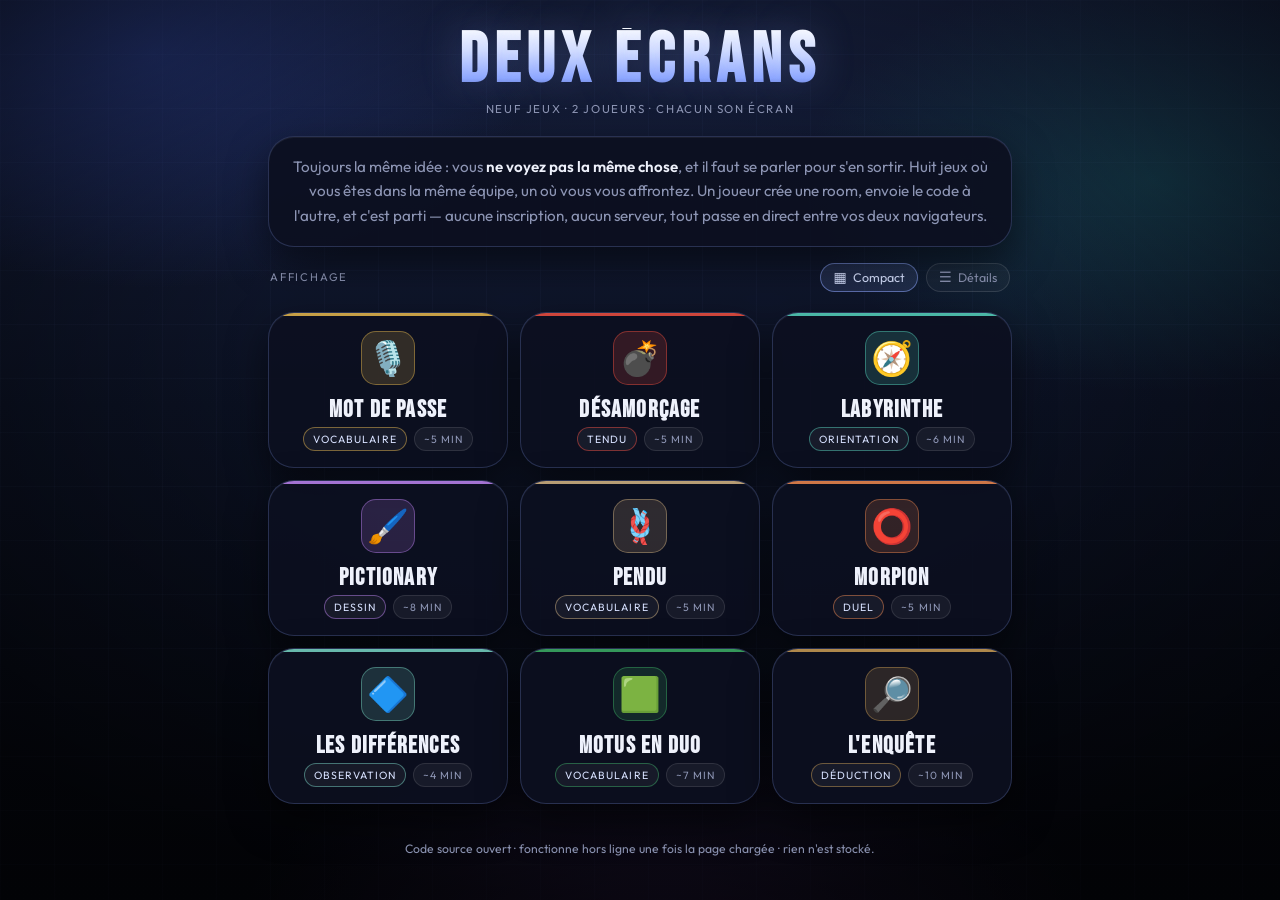
<file: index.html>
<!doctype html>
<html lang="fr">
<head>
<meta charset="utf-8">
<meta name="viewport" content="width=device-width, initial-scale=1, viewport-fit=cover">
<meta name="description" content="Neuf petits jeux à deux joueurs, où vous ne voyez pas la même chose : mot de passe, désamorçage, labyrinthe, pictionary, pendu, morpion, les différences, motus, l'enquête. Aucun serveur, aucune inscription.">
<meta name="theme-color" content="#0a0e1c">
<title>Deux Écrans — neuf jeux à 2</title>
<link rel="preconnect" href="https://fonts.googleapis.com">
<link rel="preconnect" href="https://fonts.gstatic.com" crossorigin>
<link href="https://fonts.googleapis.com/css2?family=Bebas+Neue&family=Outfit:wght@300;400;500;600;700&display=swap" rel="stylesheet">
<link rel="stylesheet" href="common/style.css">
<link rel="icon" href="data:image/svg+xml,%3Csvg xmlns='http://www.w3.org/2000/svg' viewBox='0 0 64 64'%3E%3Crect width='64' height='64' rx='14' fill='%230a0e1c'/%3E%3Crect x='8' y='18' width='24' height='30' rx='4' fill='%237c9cff'/%3E%3Crect x='34' y='24' width='24' height='30' rx='4' fill='%235be0c8'/%3E%3C/svg%3E">
<style>
  /* ---------------------------------------------------------------------
     Le hub a son propre décor. Comme partout sur le site, il est peint une
     seule fois : que des dégradés, aucun filtre ni animation de fond.
     --------------------------------------------------------------------- */
  body.theme-hub {
    --bg-0: #05070f;
    --bg-1: #0b1122;
    --bg-2: #161f3d;
    --gold: #8fa8ff;
    --gold-soft: #d7e1ff;
    --gold-deep: #4257a8;
    --teal: #5be0c8;
    --ink: #eef1fb;
    --ink-dim: #8d95b4;
    --panel: rgba(12, 16, 32, 0.92);
    --panel-line: rgba(143, 168, 255, 0.22);

    --decor-art:
      radial-gradient(48% 42% at 12% 6%, rgba(61, 91, 216, 0.34), transparent 62%),
      radial-gradient(44% 38% at 90% 20%, rgba(30, 143, 138, 0.26), transparent 62%),
      radial-gradient(52% 40% at 52% 104%, rgba(111, 63, 168, 0.24), transparent 64%),
      linear-gradient(180deg, #161f3d 0%, #0b1122 45%, #05070f 100%);
    --grid-line: rgba(143, 168, 255, 0.055);
    --grid-step: 54px;
  }

  .theme-hub .logo h1 {
    background: linear-gradient(180deg, #ffffff 0%, var(--gold-soft) 35%, var(--gold) 75%, var(--gold-deep) 100%);
    -webkit-background-clip: text; background-clip: text; color: transparent;
    text-shadow: 0 0 40px rgba(143, 168, 255, 0.28);
  }

  .intro { padding: 18px 22px; }
  .intro p { margin: 0; text-align: center; color: var(--ink-dim); font-size: 0.95rem; line-height: 1.6; }
  .intro b { color: var(--ink); font-weight: 600; }

  /* --- le sélecteur d'affichage ------------------------------------- */
  .view-switch {
    display: flex;
    align-items: center;
    justify-content: flex-end;
    gap: 8px;
    margin: -4px 2px 0;
  }
  .view-switch .vs-lab {
    margin-right: auto;
    font-size: 0.7rem; letter-spacing: 0.16em; text-transform: uppercase;
    color: var(--ink-dim);
  }
  .view-switch button {
    display: inline-flex; align-items: center; gap: 6px;
    padding: 6px 12px;
    border-radius: 999px;
    border: 1px solid rgba(255, 255, 255, 0.12);
    background: rgba(255, 255, 255, 0.04);
    color: var(--ink-dim);
    font: inherit;
    font-size: 0.78rem;
    cursor: pointer;
    transition: border-color 0.15s, color 0.15s, background 0.15s;
  }
  .view-switch button:hover { color: var(--ink); border-color: var(--panel-line); }
  .view-switch button[aria-pressed="true"] {
    color: var(--gold-soft);
    border-color: color-mix(in srgb, var(--gold) 55%, transparent);
    background: color-mix(in srgb, var(--gold) 14%, transparent);
  }
  .view-switch .ic { font-size: 0.9rem; line-height: 1; }

  /* --- la grille ------------------------------------------------------
     Par défaut : des cartes compactes, tout tient sans défiler. La vue
     détaillée ne fait que rendre la même carte à son ancienne taille. */
  .games { display: grid; gap: 12px; grid-template-columns: repeat(auto-fill, minmax(206px, 1fr)); }
  .games.detailed { grid-template-columns: 1fr; gap: 14px; }

  .game-card {
    position: relative;
    display: grid;
    grid-template-columns: 1fr;
    justify-items: center;
    text-align: center;
    gap: 10px;
    align-content: start;
    text-decoration: none;
    color: inherit;
    padding: 18px 14px 16px;
    overflow: hidden;
    transition: transform 0.16s, border-color 0.2s, box-shadow 0.2s;
  }
  .game-card::after {
    content: "";
    position: absolute;
    inset: 0 0 auto 0;
    height: 3px;
    background: var(--accent);
    opacity: 0.8;
  }
  .games:not(.detailed) .game-card .pitch { display: none; }
  .games:not(.detailed) .game-card .tag.mood { display: none; }
  .games:not(.detailed) .game-card h3 { font-size: 1.5rem; }

  .games.detailed .game-card {
    grid-template-columns: auto 1fr;
    justify-items: stretch;
    text-align: left;
    gap: 16px;
    align-items: start;
    padding: 20px 22px;
  }
  .games.detailed .game-card::after { inset: 0 auto 0 0; width: 3px; height: auto; }
  .games.detailed .game-card .tags { justify-content: flex-start; }
  .game-card:hover {
    transform: translateY(-3px);
    border-color: color-mix(in srgb, var(--accent) 55%, transparent);
    box-shadow: var(--shadow), 0 0 40px -12px var(--accent);
  }
  .game-card .emoji {
    font-size: 2.1rem;
    line-height: 1;
    width: 54px; height: 54px;
    display: grid; place-items: center;
    border-radius: 15px;
    background: color-mix(in srgb, var(--accent) 16%, transparent);
    border: 1px solid color-mix(in srgb, var(--accent) 40%, transparent);
  }
  .game-card h3 {
    font-family: "Bebas Neue", Impact, sans-serif;
    font-size: 1.85rem;
    letter-spacing: 0.05em;
    margin: 0 0 3px;
    color: var(--ink);
  }
  .game-card .pitch { margin: 0 0 12px; color: var(--ink-dim); font-size: 0.93rem; line-height: 1.55; }
  .game-card .tags { display: flex; gap: 7px; flex-wrap: wrap; justify-content: center; }
  .game-card .tag {
    font-size: 0.66rem; letter-spacing: 0.1em; text-transform: uppercase;
    padding: 4px 9px; border-radius: 999px;
    background: rgba(255, 255, 255, 0.05);
    border: 1px solid rgba(255, 255, 255, 0.1);
    color: var(--ink-dim);
  }
  .game-card .tag.solo { border-color: color-mix(in srgb, var(--accent) 45%, transparent); color: var(--gold-soft); }

  .card-mdp { --accent: #f5c451; }
  .card-bombe { --accent: #ff5343; }
  .card-laby { --accent: #5be0c8; }
  .card-picto { --accent: #c88bff; }
  .card-pendu { --accent: #e3c08a; }
  .card-morpion { --accent: #ff9052; }
  .card-diff { --accent: #7fe3d0; }
  .card-motus { --accent: #3fb96a; }
  .card-enquete { --accent: #d8a657; }

  @media (max-width: 480px) {
    .games { grid-template-columns: repeat(auto-fill, minmax(146px, 1fr)); gap: 10px; }
    .games:not(.detailed) .game-card { padding: 14px 10px 12px; gap: 8px; }
    .games:not(.detailed) .game-card h3 { font-size: 1.25rem; }
    .games:not(.detailed) .game-card .emoji { width: 42px; height: 42px; font-size: 1.6rem; }
    .games:not(.detailed) .game-card .tag { font-size: 0.6rem; padding: 3px 7px; }
    .games.detailed .game-card {
      grid-template-columns: 1fr; justify-items: center; text-align: center;
      gap: 10px; padding: 18px 16px;
    }
    .games.detailed .game-card .tags { justify-content: center; }
    .game-card .emoji { width: 46px; height: 46px; font-size: 1.8rem; }
  }
</style>
</head>
<body class="theme-hub">
  <div class="decor" aria-hidden="true">
    <div class="grid-overlay"></div>
    <div class="vignette"></div>
  </div>

  <main id="app" class="app">
    <div class="logo">
      <h1>Deux Écrans</h1>
      <p>neuf jeux · 2 joueurs · chacun son écran</p>
    </div>

    <section class="panel intro">
      <p>
        Toujours la même idée : vous <b>ne voyez pas la même chose</b>, et il faut se parler pour
        s'en sortir. Huit jeux où vous êtes dans la même équipe, un où vous vous affrontez.
        Un joueur crée une room, envoie le code à l'autre, et c'est parti — aucune
        inscription, aucun serveur, tout passe en direct entre vos deux navigateurs.
      </p>
    </section>

    <div class="view-switch">
      <span class="vs-lab">Affichage</span>
      <button type="button" id="v-grid" aria-pressed="true" aria-label="Affichage compact en grille">
        <span class="ic" aria-hidden="true">▦</span>Compact
      </button>
      <button type="button" id="v-list" aria-pressed="false" aria-label="Affichage détaillé, une carte par ligne">
        <span class="ic" aria-hidden="true">☰</span>Détails
      </button>
    </div>

    <div class="games" id="games">
      <a class="panel game-card card-mdp" href="games/mot-de-passe/index.html">
        <span class="emoji">🎙️</span>
        <div>
          <h3>Mot de Passe</h3>
          <p class="pitch">
            Le jeu télé, version coopérative. Tu fais deviner cinq mots à ton binôme avec un seul
            mot d'indice, puis on inverse. Interdit d'utiliser le mot ni une de ses formes.
          </p>
          <div class="tags">
            <span class="tag solo">Vocabulaire</span>
            <span class="tag mood">Posé</span>
            <span class="tag">~5 min</span>
          </div>
        </div>
      </a>

      <a class="panel game-card card-bombe" href="games/desamorcage/index.html">
        <span class="emoji">💣</span>
        <div>
          <h3>Désamorçage</h3>
          <p class="pitch">
            L'un a une bombe à l'écran, l'autre a le manuel — et personne ne voit l'écran de l'autre.
            Fils à couper, séquences lumineuses, morse : il faut tout décrire à voix haute avant que
            le chrono arrive à zéro.
          </p>
          <div class="tags">
            <span class="tag solo">Tendu</span>
            <span class="tag mood">On se parle vite</span>
            <span class="tag">~5 min</span>
          </div>
        </div>
      </a>

      <a class="panel game-card card-laby" href="games/labyrinthe/index.html">
        <span class="emoji">🧭</span>
        <div>
          <h3>Labyrinthe</h3>
          <p class="pitch">
            L'un avance à l'aveugle, l'autre a le plan — mais ne sait pas où se trouve son binôme.
            Il faut décrire les murs et les balises croisées pour se localiser, puis se faire guider
            jusqu'à la sortie en évitant les pièges.
          </p>
          <div class="tags">
            <span class="tag solo">Orientation</span>
            <span class="tag mood">Calme</span>
            <span class="tag">~6 min</span>
          </div>
        </div>
      </a>

      <a class="panel game-card card-picto" href="games/pictionary/index.html">
        <span class="emoji">🖌️</span>
        <div>
          <h3>Pictionary</h3>
          <p class="pitch">
            Un mot, un canevas partagé, et zéro lettre autorisée. Le dessinateur voit son trait
            apparaître en direct chez son binôme, et lit ses propositions au fur et à mesure —
            puis on inverse les rôles.
          </p>
          <div class="tags">
            <span class="tag solo">Dessin</span>
            <span class="tag mood">Ça rigole</span>
            <span class="tag">~8 min</span>
          </div>
        </div>
      </a>

      <a class="panel game-card card-pendu" href="games/pendu/index.html">
        <span class="emoji">🪢</span>
        <div>
          <h3>Pendu</h3>
          <p class="pitch">
            L'un choisit le mot (ou en pioche un au hasard), l'autre le devine lettre par lettre
            avant que le bonhomme soit complet. Puis on échange. Le score, c'est le nombre de mots
            sauvés à deux.
          </p>
          <div class="tags">
            <span class="tag solo">Vocabulaire</span>
            <span class="tag mood">Posé</span>
            <span class="tag">~5 min</span>
          </div>
        </div>
      </a>

      <a class="panel game-card card-morpion" href="games/morpion/index.html">
        <span class="emoji">⭕</span>
        <div>
          <h3>Morpion</h3>
          <p class="pitch">
            Le seul duel de la maison. Version classique, ou <b>super morpion</b> : neuf grilles
            imbriquées où ton coup décide de la grille dans laquelle l'autre devra jouer. Série de
            manches, avec l'honneur de commencer qui alterne.
          </p>
          <div class="tags">
            <span class="tag solo">Duel</span>
            <span class="tag mood">Tactique</span>
            <span class="tag">~5 min</span>
          </div>
        </div>
      </a>

      <a class="panel game-card card-diff" href="games/differences/index.html">
        <span class="emoji">🔷</span>
        <div>
          <h3>Les différences</h3>
          <p class="pitch">
            Vos deux grilles de formes sont presque identiques. Presque. Personne ne voit l'écran de
            l'autre : il faut décrire, se mettre d'accord sur une case, et cliquer la même tous les
            deux pour valider une différence.
          </p>
          <div class="tags">
            <span class="tag solo">Observation</span>
            <span class="tag mood">On se décrit tout</span>
            <span class="tag dur">~4 min</span>
          </div>
        </div>
      </a>

      <a class="panel game-card card-motus" href="games/motus/index.html">
        <span class="emoji">🟩</span>
        <div>
          <h3>Motus en duo</h3>
          <p class="pitch">
            Deux mots, deux tableaux. Quand vous avez proposé tous les deux, les tableaux
            s'échangent : tu continues sur le mot de ton binôme. Le dernier mot debout, vous le
            cherchez ensemble, chacun son tour.
          </p>
          <div class="tags">
            <span class="tag solo">Vocabulaire</span>
            <span class="tag mood">Ça réfléchit</span>
            <span class="tag dur">~7 min</span>
          </div>
        </div>
      </a>

      <a class="panel game-card card-enquete" href="games/enquete/index.html">
        <span class="emoji">🔎</span>
        <div>
          <h3>L'enquête</h3>
          <p class="pitch">
            Qui était où, avec quoi, à quelle heure ? Vous avez chacun la moitié des indices, et
            aucun des deux ne peut conclure seul — c'est garanti par construction. Pour accuser, il
            faut être d'accord.
          </p>
          <div class="tags">
            <span class="tag solo">Déduction</span>
            <span class="tag mood">Cérébral</span>
            <span class="tag dur">~10 min</span>
          </div>
        </div>
      </a>
    </div>

    <div class="footer-note" id="foot">
      Code source ouvert · fonctionne hors ligne une fois la page chargée · rien n'est stocké.
    </div>
  </main>

  <script>
    /* Choix de l'affichage. Compact par défaut : les six jeux tiennent sans
       défiler. Le choix est retenu dans ce navigateur — et si le stockage est
       refusé (navigation privée, cookies bloqués), on retombe simplement sur
       le compact sans rien casser. */
    (function () {
      var KEY = 'deux-ecrans:vue';
      var games = document.getElementById('games');
      var bGrid = document.getElementById('v-grid');
      var bList = document.getElementById('v-list');

      function apply(mode, remember) {
        var detailed = mode === 'detailed';
        games.classList.toggle('detailed', detailed);
        bGrid.setAttribute('aria-pressed', detailed ? 'false' : 'true');
        bList.setAttribute('aria-pressed', detailed ? 'true' : 'false');
        if (remember) { try { localStorage.setItem(KEY, mode); } catch (e) {} }
      }

      var saved = null;
      try { saved = localStorage.getItem(KEY); } catch (e) {}
      apply(saved === 'detailed' ? 'detailed' : 'compact', false);

      bGrid.addEventListener('click', function () { apply('compact', true); });
      bList.addEventListener('click', function () { apply('detailed', true); });
    })();
  </script>
</body>
</html>
</file>
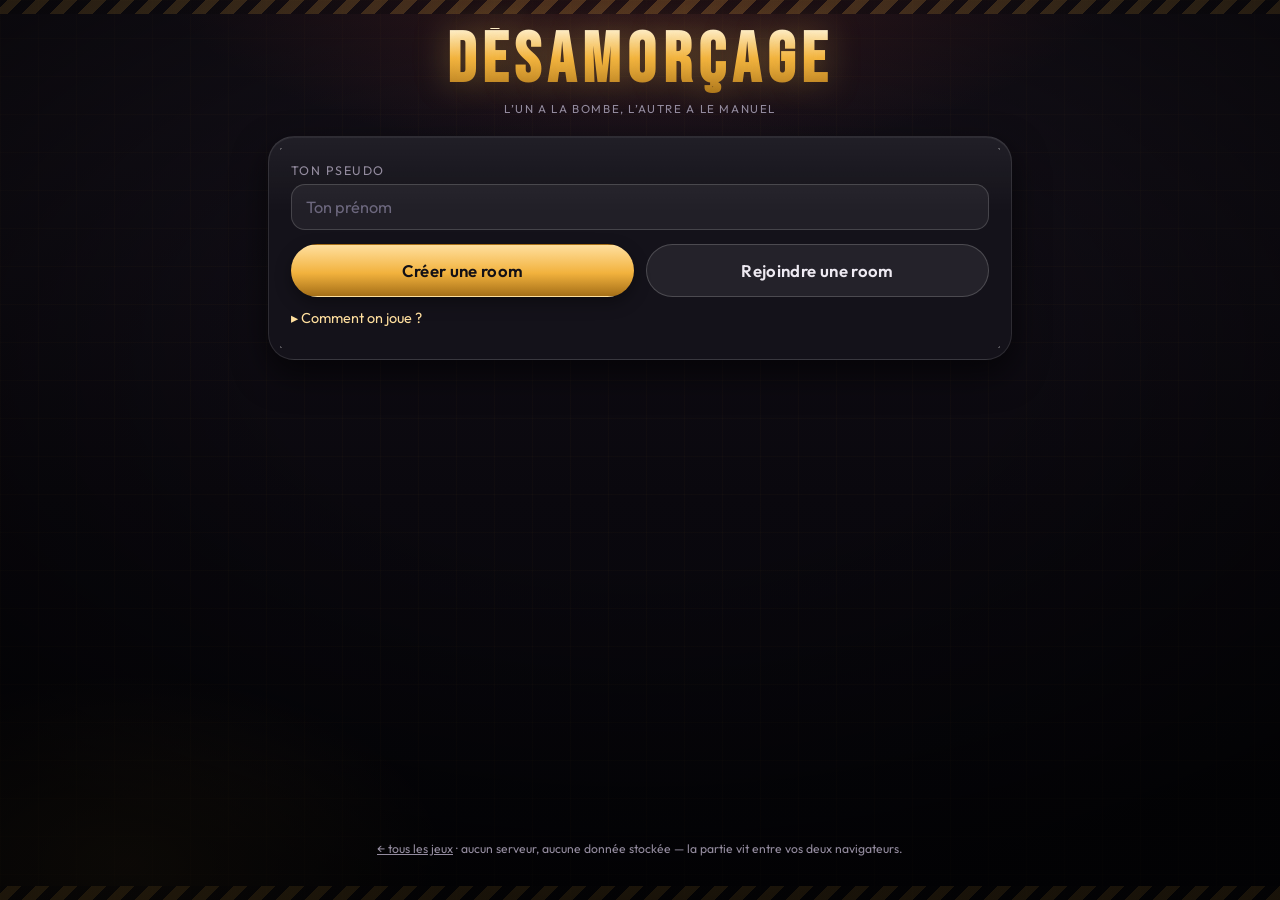
<file: games/desamorcage/index.html>
<!doctype html>
<html lang="fr">
<head>
<meta charset="utf-8">
<meta name="viewport" content="width=device-width, initial-scale=1, viewport-fit=cover">
<meta name="description" content="Désamorçage coopératif à deux joueurs : l'un a la bombe à l'écran, l'autre a le manuel, et il faut se parler vite.">
<meta name="theme-color" content="#0b0a10">
<title>Désamorçage — coop</title>
<link rel="preconnect" href="https://fonts.googleapis.com">
<link rel="preconnect" href="https://fonts.gstatic.com" crossorigin>
<link href="https://fonts.googleapis.com/css2?family=Bebas+Neue&family=Outfit:wght@300;400;500;600;700&family=Share+Tech+Mono&display=swap" rel="stylesheet">
<link rel="stylesheet" href="../../common/style.css">
<link rel="stylesheet" href="style.css">
<link rel="icon" href="data:image/svg+xml,%3Csvg xmlns='http://www.w3.org/2000/svg' viewBox='0 0 64 64'%3E%3Crect width='64' height='64' rx='14' fill='%230b0a10'/%3E%3Ccircle cx='30' cy='38' r='16' fill='%23e0554a'/%3E%3Crect x='36' y='12' width='5' height='12' rx='2' fill='%23f2c53d'/%3E%3C/svg%3E">
</head>
<body class="theme-bomb">
  <div class="decor" aria-hidden="true">
    <div class="grid-overlay"></div>
    <div class="hazard top"></div>
    <div class="hazard bottom"></div>
    <div class="vignette"></div>
  </div>

  <main id="app" class="app"></main>

  <script src="../../common/rng.js"></script>
  <script src="bomb.js"></script>
  <script src="modules.js"></script>
  <script src="engine.js"></script>
  <script src="manual.js"></script>
  <script src="../../common/net.js"></script>
  <script src="../../common/room.js"></script>
  <script src="board.js"></script>
</body>
</html>
</file>
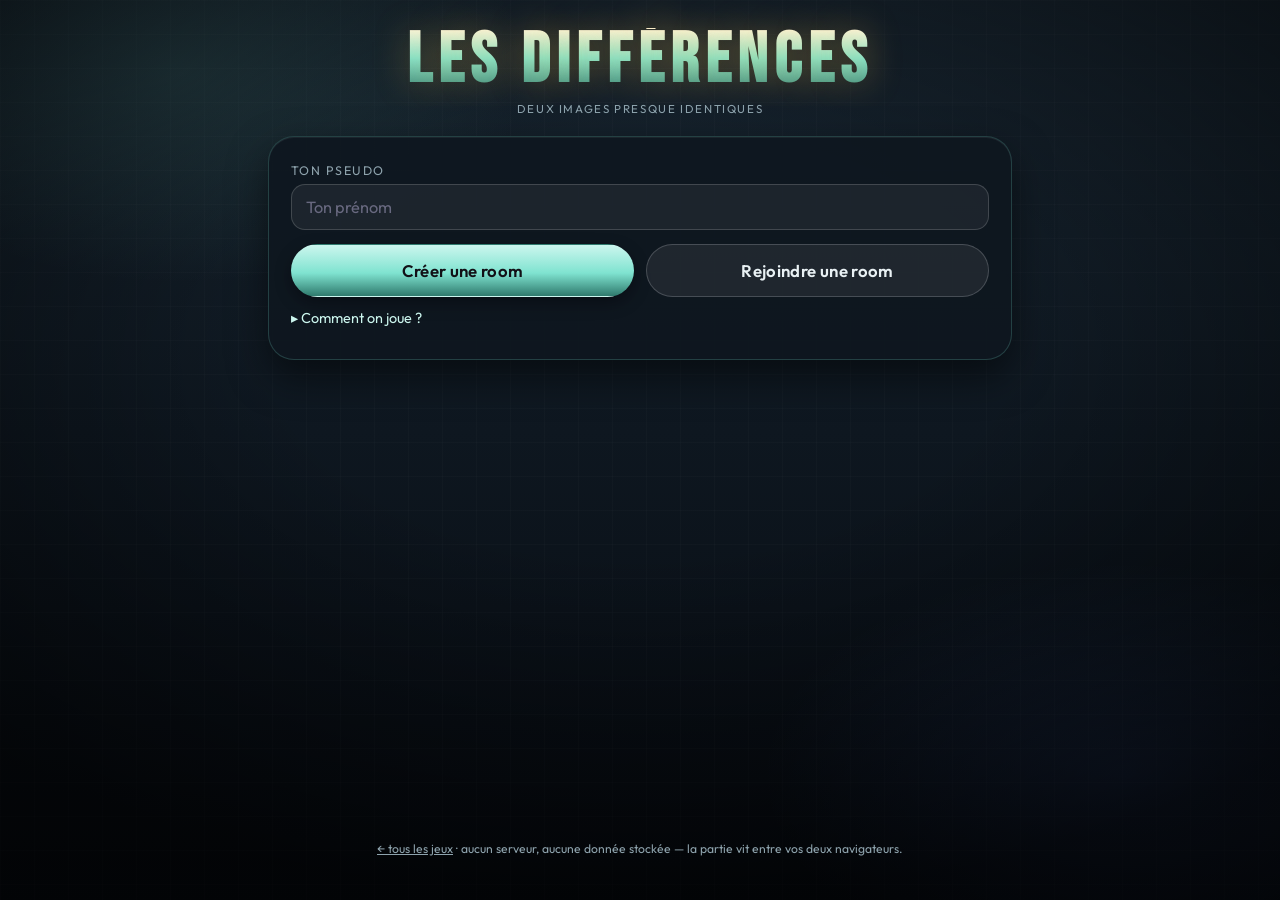
<file: games/differences/index.html>
<!doctype html>
<html lang="fr">
<head>
<meta charset="utf-8">
<meta name="viewport" content="width=device-width, initial-scale=1, viewport-fit=cover">
<meta name="description" content="Les différences à deux joueurs, en ligne : chacun sa grille, presque la même, et il faut se décrire ce qu'on voit pour trouver ce qui cloche.">
<meta name="theme-color" content="#060a10">
<title>Les différences — à deux</title>
<link rel="preconnect" href="https://fonts.googleapis.com">
<link rel="preconnect" href="https://fonts.gstatic.com" crossorigin>
<link href="https://fonts.googleapis.com/css2?family=Bebas+Neue&family=Outfit:wght@300;400;500;600;700&family=Share+Tech+Mono&display=swap" rel="stylesheet">
<link rel="stylesheet" href="../../common/style.css">
<link rel="stylesheet" href="style.css">
<link rel="icon" href="data:image/svg+xml,%3Csvg xmlns='http://www.w3.org/2000/svg' viewBox='0 0 64 64'%3E%3Crect width='64' height='64' rx='14' fill='%23060a10'/%3E%3Ccircle cx='21' cy='23' r='9' fill='%237fe3d0'/%3E%3Ccircle cx='43' cy='23' r='9' fill='none' stroke='%237fe3d0' stroke-width='3'/%3E%3Crect x='13' y='38' width='16' height='16' rx='3' fill='%23ff9a4d'/%3E%3Crect x='35' y='38' width='16' height='16' rx='3' fill='%23c08bff'/%3E%3C/svg%3E">
</head>
<body class="theme-diff">
  <div class="decor" aria-hidden="true">
    <div class="grid-overlay"></div>
    <div class="vignette"></div>
  </div>

  <main id="app" class="app"></main>

  <script src="../../common/rng.js"></script>
  <script src="scene.js"></script>
  <script src="engine.js"></script>
  <script src="../../common/net.js"></script>
  <script src="../../common/room.js"></script>
  <script src="board.js"></script>
</body>
</html>
</file>
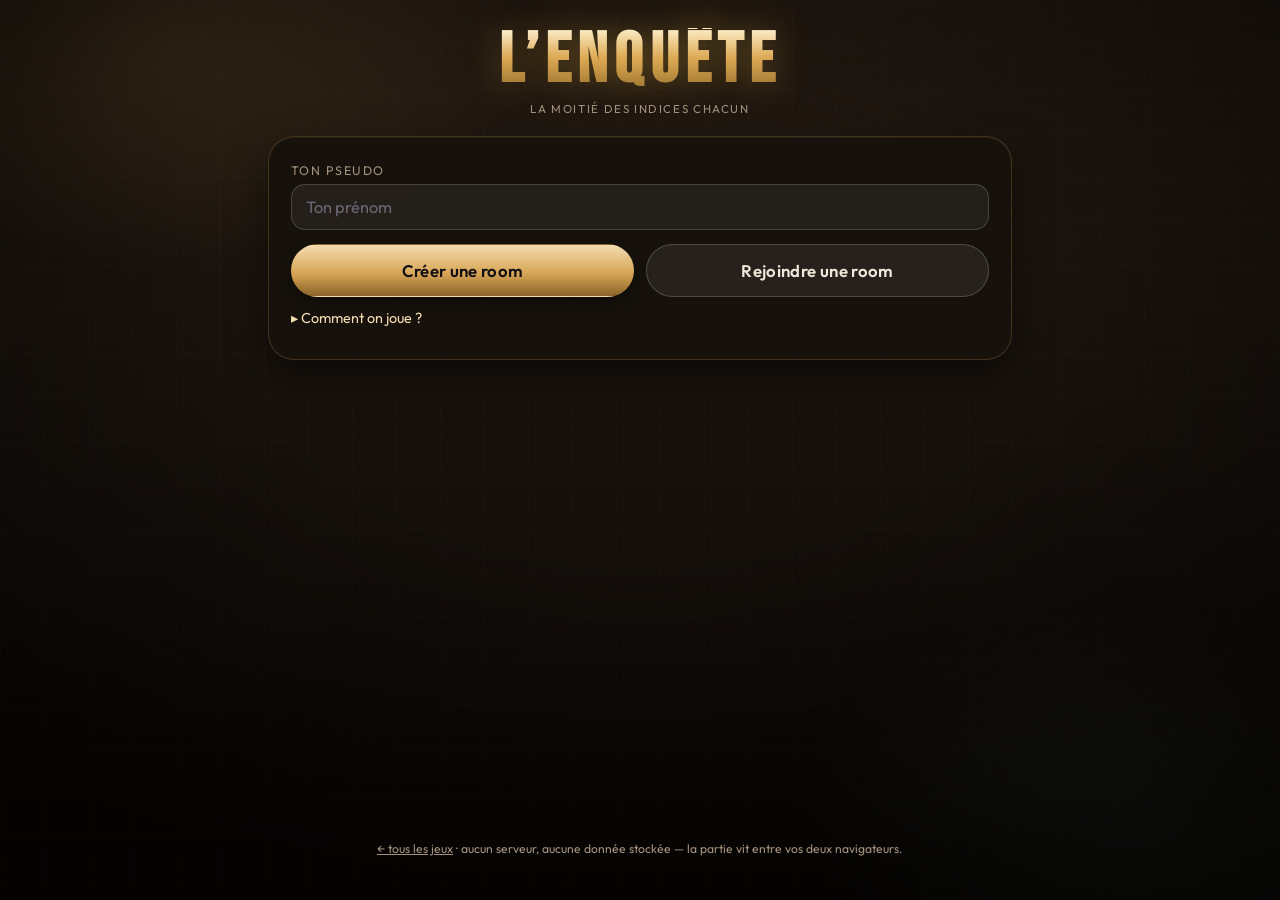
<file: games/enquete/index.html>
<!doctype html>
<html lang="fr">
<head>
<meta charset="utf-8">
<meta name="viewport" content="width=device-width, initial-scale=1, viewport-fit=cover">
<meta name="description" content="Une énigme de logique à deux joueurs : chacun reçoit la moitié des indices, et aucun des deux ne peut la résoudre seul.">
<meta name="theme-color" content="#0a0705">
<title>L'enquête — à deux</title>
<link rel="preconnect" href="https://fonts.googleapis.com">
<link rel="preconnect" href="https://fonts.gstatic.com" crossorigin>
<link href="https://fonts.googleapis.com/css2?family=Bebas+Neue&family=Outfit:wght@300;400;500;600;700&family=Share+Tech+Mono&display=swap" rel="stylesheet">
<link rel="stylesheet" href="../../common/style.css">
<link rel="stylesheet" href="style.css">
<link rel="icon" href="data:image/svg+xml,%3Csvg xmlns='http://www.w3.org/2000/svg' viewBox='0 0 64 64'%3E%3Crect width='64' height='64' rx='14' fill='%230a0705'/%3E%3Ccircle cx='27' cy='27' r='13' fill='none' stroke='%23d8a657' stroke-width='4'/%3E%3Cpath d='M37 37l12 12' stroke='%23d8a657' stroke-width='5' stroke-linecap='round'/%3E%3C/svg%3E">
</head>
<body class="theme-enquete">
  <div class="decor" aria-hidden="true">
    <div class="grid-overlay"></div>
    <div class="vignette"></div>
  </div>

  <main id="app" class="app"></main>

  <script src="../../common/rng.js"></script>
  <script src="puzzle.js"></script>
  <script src="engine.js"></script>
  <script src="../../common/net.js"></script>
  <script src="../../common/room.js"></script>
  <script src="board.js"></script>
</body>
</html>
</file>
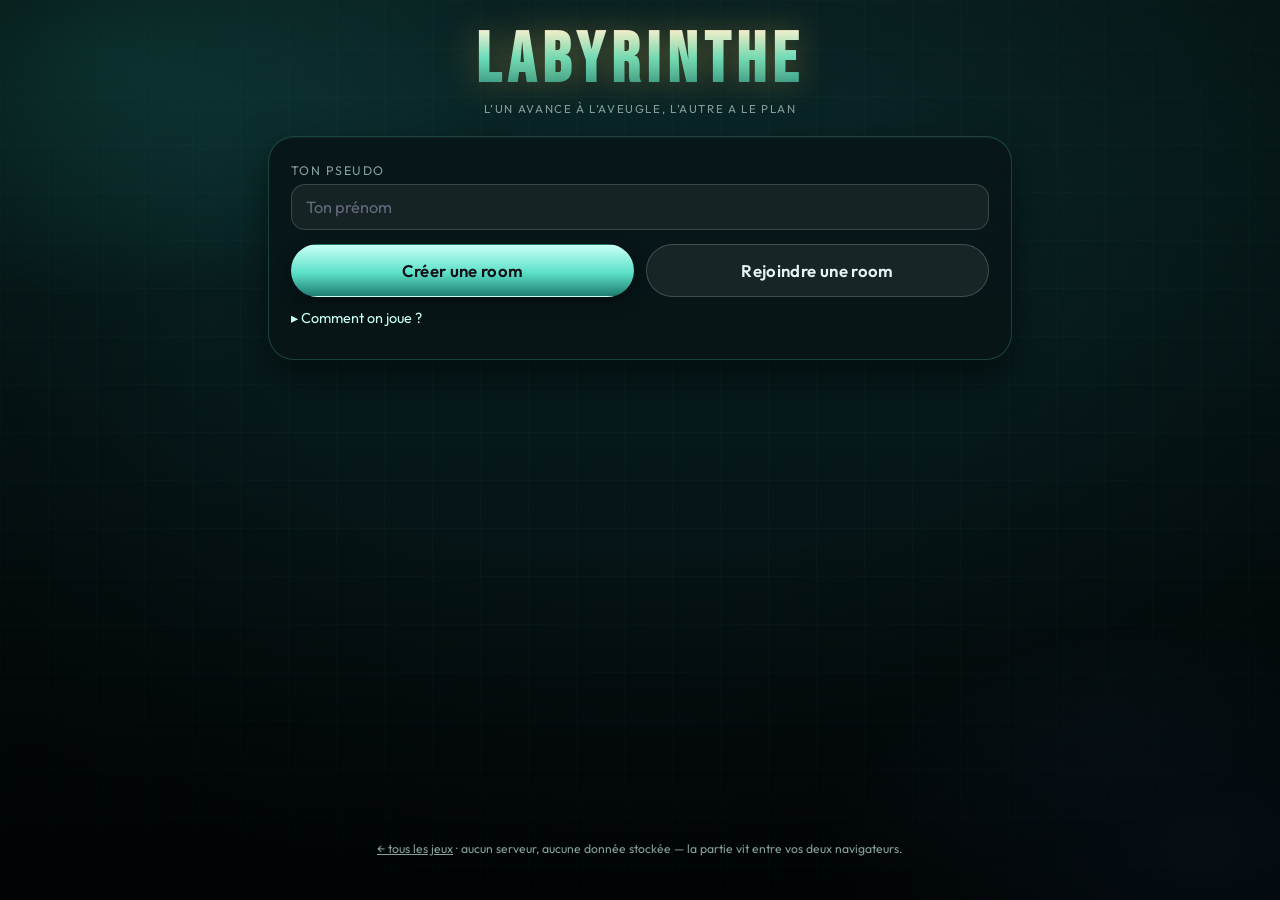
<file: games/labyrinthe/index.html>
<!doctype html>
<html lang="fr">
<head>
<meta charset="utf-8">
<meta name="viewport" content="width=device-width, initial-scale=1, viewport-fit=cover">
<meta name="description" content="Labyrinthe coopératif à deux joueurs : l'un avance à l'aveugle, l'autre a le plan mais ignore où se trouve son binôme.">
<meta name="theme-color" content="#05100f">
<title>Labyrinthe — coop</title>
<link rel="preconnect" href="https://fonts.googleapis.com">
<link rel="preconnect" href="https://fonts.gstatic.com" crossorigin>
<link href="https://fonts.googleapis.com/css2?family=Bebas+Neue&family=Outfit:wght@300;400;500;600;700&family=Share+Tech+Mono&display=swap" rel="stylesheet">
<link rel="stylesheet" href="../../common/style.css">
<link rel="stylesheet" href="style.css">
<link rel="icon" href="data:image/svg+xml,%3Csvg xmlns='http://www.w3.org/2000/svg' viewBox='0 0 64 64'%3E%3Crect width='64' height='64' rx='14' fill='%2305100f'/%3E%3Cg stroke='%235be0c8' stroke-width='5' fill='none'%3E%3Cpath d='M14 50V22h14v20h14V14'/%3E%3C/g%3E%3C/svg%3E">
</head>
<body class="theme-maze">
  <div class="decor" aria-hidden="true">
    <div class="grid-overlay"></div>
    <div class="vignette"></div>
  </div>

  <main id="app" class="app"></main>

  <script src="../../common/rng.js"></script>
  <script src="maze.js"></script>
  <script src="engine.js"></script>
  <script src="../../common/net.js"></script>
  <script src="../../common/room.js"></script>
  <script src="board.js"></script>
</body>
</html>
</file>
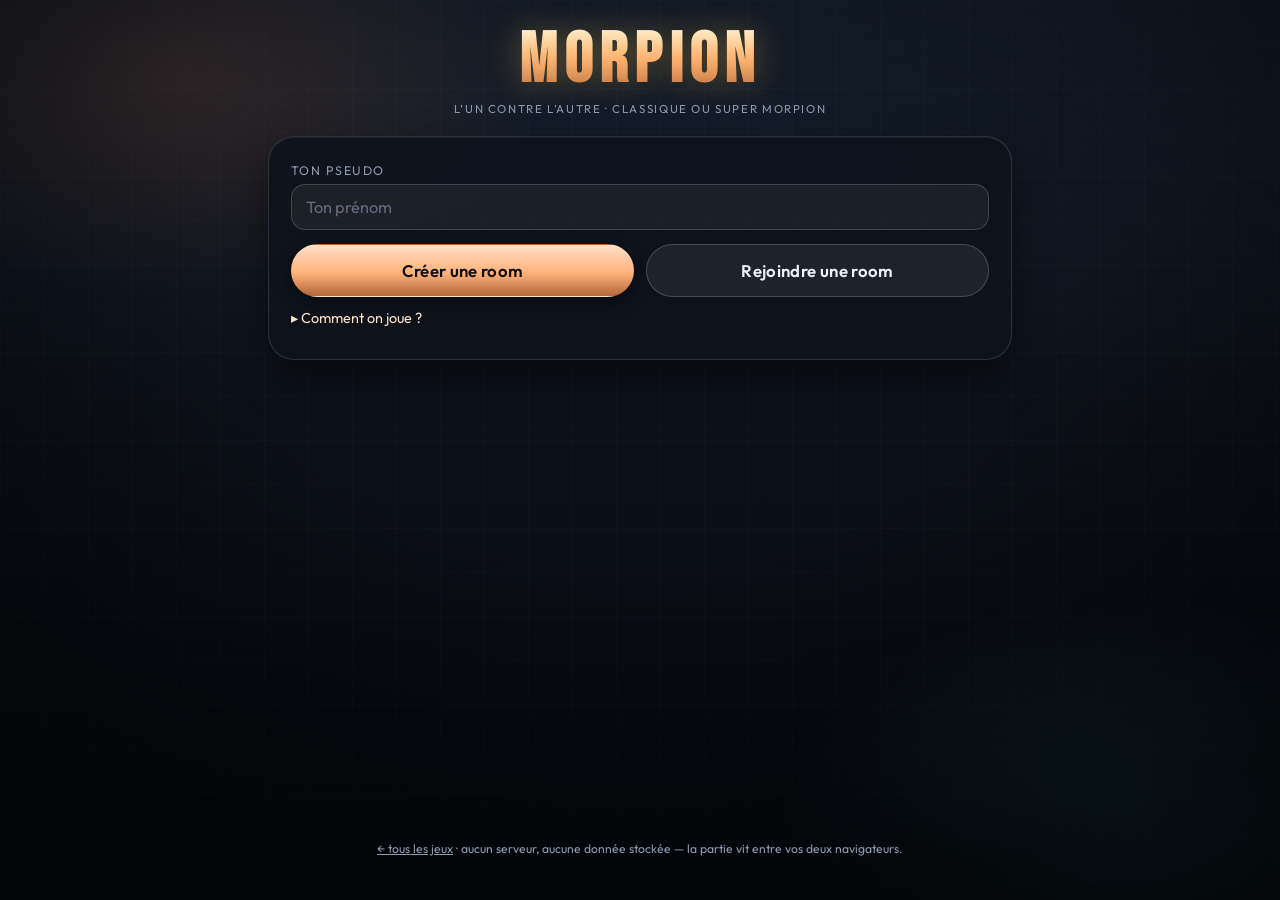
<file: games/morpion/index.html>
<!doctype html>
<html lang="fr">
<head>
<meta charset="utf-8">
<meta name="viewport" content="width=device-width, initial-scale=1, viewport-fit=cover">
<meta name="description" content="Morpion à deux joueurs, en ligne : classique ou super morpion à neuf grilles, avec série de manches.">
<meta name="theme-color" content="#0c1018">
<title>Morpion — à deux</title>
<link rel="preconnect" href="https://fonts.googleapis.com">
<link rel="preconnect" href="https://fonts.gstatic.com" crossorigin>
<link href="https://fonts.googleapis.com/css2?family=Bebas+Neue&family=Outfit:wght@300;400;500;600;700&display=swap" rel="stylesheet">
<link rel="stylesheet" href="../../common/style.css">
<link rel="stylesheet" href="style.css">
<link rel="icon" href="data:image/svg+xml,%3Csvg xmlns='http://www.w3.org/2000/svg' viewBox='0 0 64 64'%3E%3Crect width='64' height='64' rx='14' fill='%230c1018'/%3E%3Cg stroke='%23cfd8e6' stroke-width='3' opacity='.5'%3E%3Cpath d='M24 10v44M40 10v44M10 24h44M10 40h44'/%3E%3C/g%3E%3Cg stroke='%23ff9052' stroke-width='5' stroke-linecap='round'%3E%3Cpath d='M13 13l8 8M21 13l-8 8'/%3E%3C/g%3E%3Ccircle cx='48' cy='48' r='6' fill='none' stroke='%2354d6e8' stroke-width='5'/%3E%3C/svg%3E">
</head>
<body class="theme-morpion">
  <div class="decor" aria-hidden="true">
    <div class="grid-overlay"></div>
    <div class="vignette"></div>
  </div>

  <main id="app" class="app"></main>

  <script src="engine.js"></script>
  <script src="../../common/net.js"></script>
  <script src="../../common/room.js"></script>
  <script src="board.js"></script>
</body>
</html>
</file>
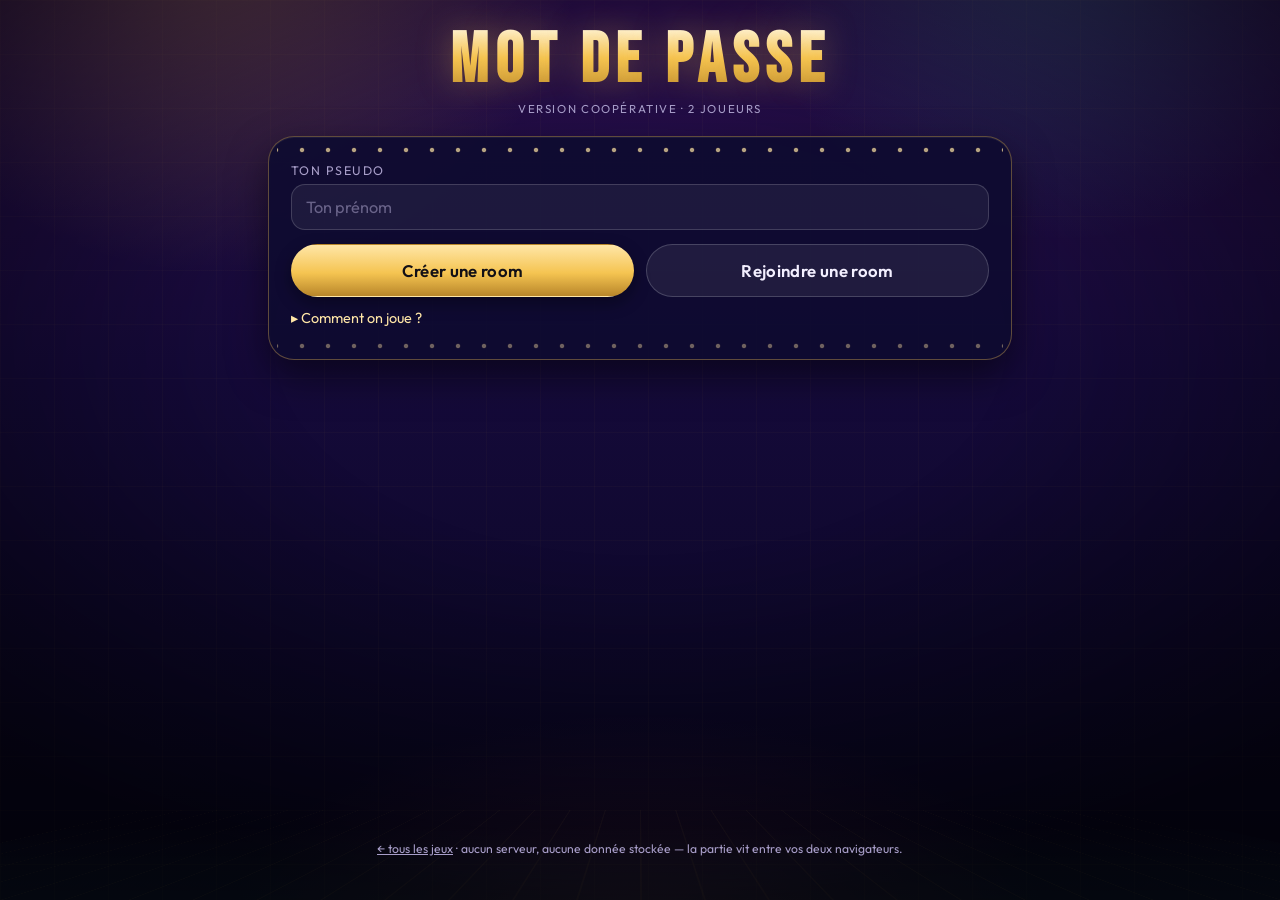
<file: games/mot-de-passe/index.html>
<!doctype html>
<html lang="fr">
<head>
<meta charset="utf-8">
<meta name="viewport" content="width=device-width, initial-scale=1, viewport-fit=cover">
<meta name="description" content="Mot de Passe, version coopérative à deux joueurs. Faites deviner, devinez, et marquez le maximum de points ensemble.">
<meta name="theme-color" content="#0a0a2e">
<title>Mot de Passe — coop</title>
<link rel="preconnect" href="https://fonts.googleapis.com">
<link rel="preconnect" href="https://fonts.gstatic.com" crossorigin>
<link href="https://fonts.googleapis.com/css2?family=Bebas+Neue&family=Outfit:wght@300;400;500;600;700&display=swap" rel="stylesheet">
<link rel="stylesheet" href="../../common/style.css">
<link rel="stylesheet" href="style.css">
<link rel="icon" href="data:image/svg+xml,%3Csvg xmlns='http://www.w3.org/2000/svg' viewBox='0 0 64 64'%3E%3Crect width='64' height='64' rx='14' fill='%231b0b3a'/%3E%3Ctext x='32' y='45' font-size='38' text-anchor='middle' fill='%23f5c451' font-family='Georgia,serif'%3E%3F%3C/text%3E%3C/svg%3E">
</head>
<body class="theme-tv">
  <div class="decor" aria-hidden="true">
    <div class="grid-overlay"></div>
    <div class="floor"></div>
    <div class="vignette"></div>
  </div>

  <main id="app" class="app"></main>

  <script src="../../common/words-fr.js"></script>
  <script src="../../common/french.js"></script>
  <script src="rules.js"></script>
  <script src="engine.js"></script>
  <script src="../../common/net.js"></script>
  <script src="../../common/room.js"></script>
  <script src="board.js"></script>
</body>
</html>
</file>
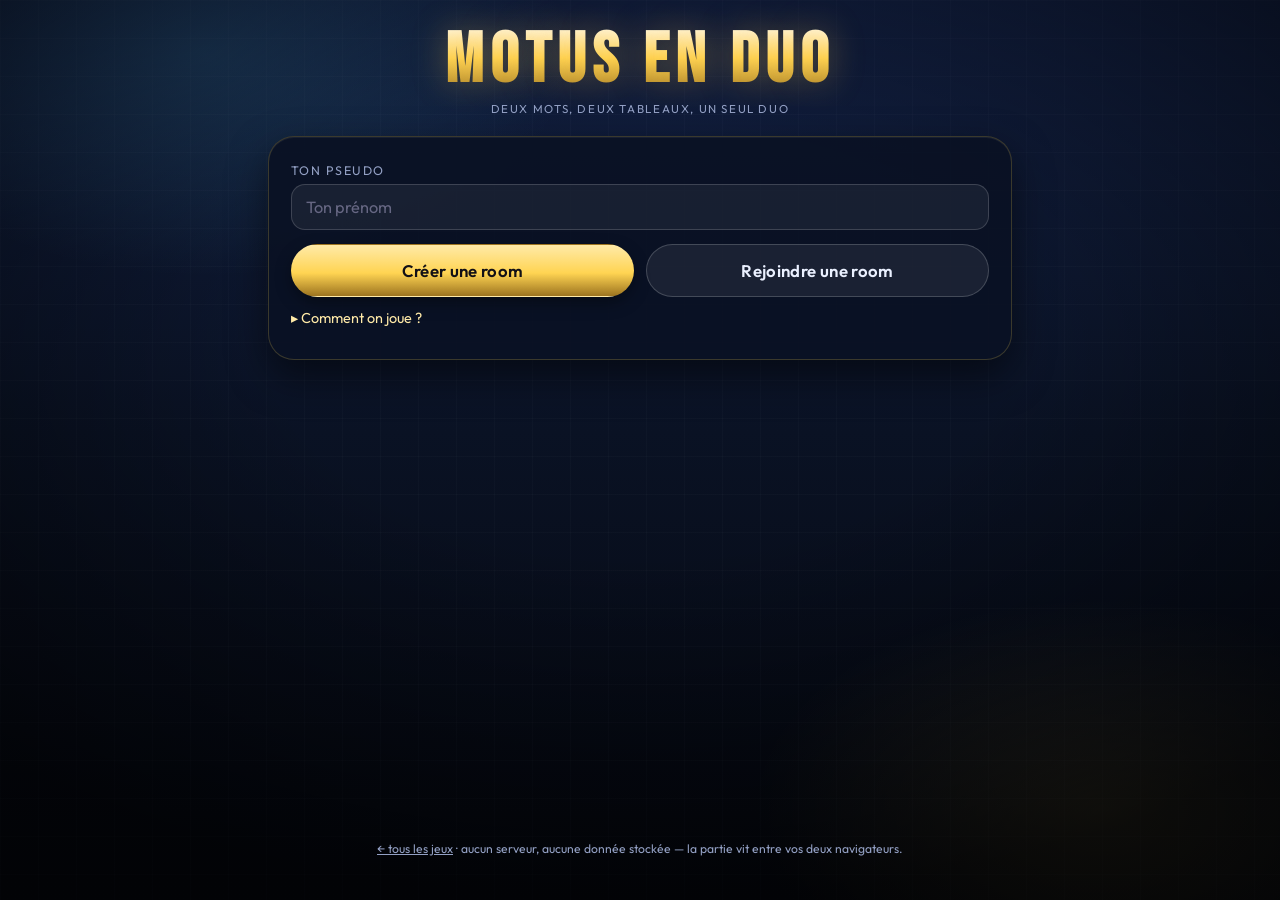
<file: games/motus/index.html>
<!doctype html>
<html lang="fr">
<head>
<meta charset="utf-8">
<meta name="viewport" content="width=device-width, initial-scale=1, viewport-fit=cover">
<meta name="description" content="Motus à deux joueurs, en ligne : deux mots, deux tableaux qui s'échangent à chaque tour, et un dernier mot à faire tomber ensemble.">
<meta name="theme-color" content="#04070f">
<title>Motus en duo — à deux</title>
<link rel="preconnect" href="https://fonts.googleapis.com">
<link rel="preconnect" href="https://fonts.gstatic.com" crossorigin>
<link href="https://fonts.googleapis.com/css2?family=Bebas+Neue&family=Outfit:wght@300;400;500;600;700&family=Share+Tech+Mono&display=swap" rel="stylesheet">
<link rel="stylesheet" href="../../common/style.css">
<link rel="stylesheet" href="style.css">
<link rel="icon" href="data:image/svg+xml,%3Csvg xmlns='http://www.w3.org/2000/svg' viewBox='0 0 64 64'%3E%3Crect width='64' height='64' rx='14' fill='%2304070f'/%3E%3Crect x='8' y='14' width='22' height='16' rx='4' fill='%233fb96a'/%3E%3Crect x='34' y='14' width='22' height='16' rx='4' fill='%23e8a93a'/%3E%3Crect x='8' y='34' width='22' height='16' rx='4' fill='%232a3457'/%3E%3Crect x='34' y='34' width='22' height='16' rx='4' fill='%233fb96a'/%3E%3C/svg%3E">
</head>
<body class="theme-motus">
  <div class="decor" aria-hidden="true">
    <div class="grid-overlay"></div>
    <div class="vignette"></div>
  </div>

  <main id="app" class="app"></main>

  <script src="../../common/rng.js"></script>
  <script src="words.js"></script>
  <script src="engine.js"></script>
  <script src="../../common/net.js"></script>
  <script src="../../common/room.js"></script>
  <script src="board.js"></script>
</body>
</html>
</file>
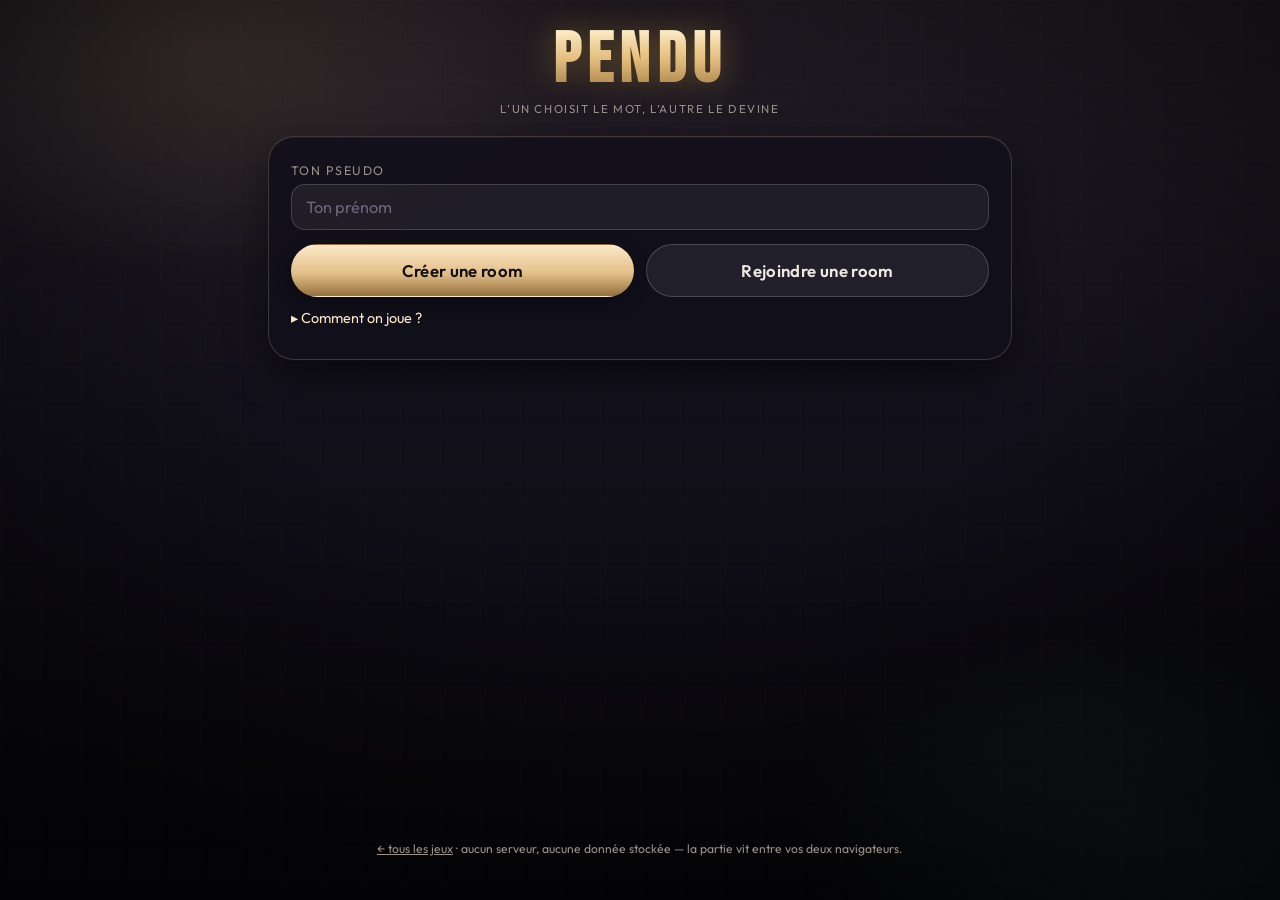
<file: games/pendu/index.html>
<!doctype html>
<html lang="fr">
<head>
<meta charset="utf-8">
<meta name="viewport" content="width=device-width, initial-scale=1, viewport-fit=cover">
<meta name="description" content="Le pendu à deux joueurs, en ligne : l'un choisit le mot, l'autre le devine lettre par lettre, puis on inverse.">
<meta name="theme-color" content="#0f0c14">
<title>Pendu — à deux</title>
<link rel="preconnect" href="https://fonts.googleapis.com">
<link rel="preconnect" href="https://fonts.gstatic.com" crossorigin>
<link href="https://fonts.googleapis.com/css2?family=Bebas+Neue&family=Outfit:wght@300;400;500;600;700&family=Share+Tech+Mono&display=swap" rel="stylesheet">
<link rel="stylesheet" href="../../common/style.css">
<link rel="stylesheet" href="style.css">
<link rel="icon" href="data:image/svg+xml,%3Csvg xmlns='http://www.w3.org/2000/svg' viewBox='0 0 64 64'%3E%3Crect width='64' height='64' rx='14' fill='%230f0c14'/%3E%3Cg stroke='%23e3c08a' stroke-width='3.5' fill='none' stroke-linecap='round'%3E%3Cpath d='M12 54h24M18 54V12M18 12h22M40 12v8'/%3E%3Ccircle cx='40' cy='27' r='6'/%3E%3Cpath d='M40 33v13'/%3E%3C/g%3E%3C/svg%3E">
</head>
<body class="theme-pendu">
  <div class="decor" aria-hidden="true">
    <div class="grid-overlay"></div>
    <div class="vignette"></div>
  </div>

  <main id="app" class="app"></main>

  <script src="../../common/rng.js"></script>
  <script src="../../common/french.js"></script>
  <script src="../../common/words-fr.js"></script>
  <script src="engine.js"></script>
  <script src="../../common/net.js"></script>
  <script src="../../common/room.js"></script>
  <script src="board.js"></script>
</body>
</html>
</file>
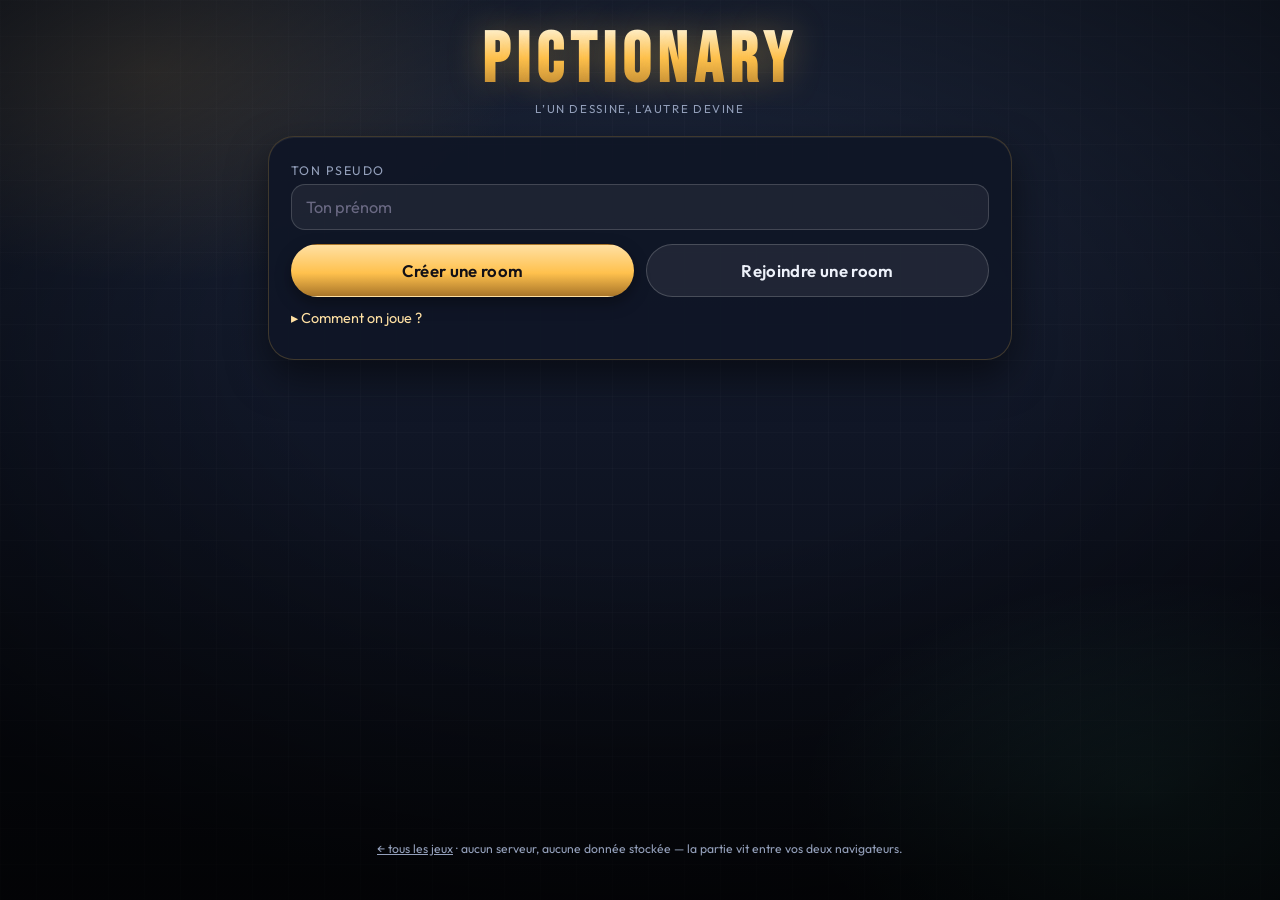
<file: games/pictionary/index.html>
<!doctype html>
<html lang="fr">
<head>
<meta charset="utf-8">
<meta name="viewport" content="width=device-width, initial-scale=1, viewport-fit=cover">
<meta name="description" content="Pictionary à deux, en ligne : l'un dessine sur un canevas partagé en direct, l'autre devine, puis on inverse.">
<meta name="theme-color" content="#07090f">
<title>Pictionary — à deux</title>
<link rel="preconnect" href="https://fonts.googleapis.com">
<link rel="preconnect" href="https://fonts.gstatic.com" crossorigin>
<link href="https://fonts.googleapis.com/css2?family=Bebas+Neue&family=Outfit:wght@300;400;500;600;700&family=Share+Tech+Mono&display=swap" rel="stylesheet">
<link rel="stylesheet" href="../../common/style.css">
<link rel="stylesheet" href="style.css">
<link rel="icon" href="data:image/svg+xml,%3Csvg xmlns='http://www.w3.org/2000/svg' viewBox='0 0 64 64'%3E%3Crect width='64' height='64' rx='14' fill='%2307090f'/%3E%3Cpath d='M14 50c0-8 6-10 6-16s-4-8-4-14 6-10 14-10 18 6 18 16-8 14-14 14-8 2-8 6-4 8-12 4z' fill='none' stroke='%23ffc14d' stroke-width='3.5' stroke-linejoin='round'/%3E%3Ccircle cx='26' cy='20' r='3' fill='%23ff6b6b'/%3E%3Ccircle cx='38' cy='24' r='3' fill='%2363e6d2'/%3E%3C/svg%3E">
</head>
<body class="theme-picto">
  <div class="decor" aria-hidden="true">
    <div class="grid-overlay"></div>
    <div class="vignette"></div>
  </div>

  <main id="app" class="app"></main>

  <script src="../../common/rng.js"></script>
  <script src="../../common/french.js"></script>
  <script src="words.js"></script>
  <script src="engine.js"></script>
  <script src="../../common/net.js"></script>
  <script src="../../common/room.js"></script>
  <script src="board.js"></script>
</body>
</html>
</file>
<file: common/style.css>
/* ============================================================
   Mot de Passe — coop · décor « plateau de jeu télé »
   ============================================================ */

:root {
  --bg-0: #07061d;
  --bg-1: #150a3a;
  --bg-2: #2a0f4d;
  --gold: #f5c451;
  --gold-soft: #ffe6a7;
  --gold-deep: #b8862a;
  --teal: #3fdcc7;
  --pink: #ff5f8f;
  --good: #37e08a;
  --bad: #ff5570;
  --ink: #f3efff;
  --ink-dim: #a89ec9;
  --panel: rgba(15, 11, 48, 0.92);
  --panel-line: rgba(245, 196, 81, 0.35);
  --radius: 26px;
  --shadow: 0 16px 38px rgba(0, 0, 0, 0.5);
}

* { box-sizing: border-box; }

/* pas de délai de 300 ms ni de double-tap zoom sur les éléments cliquables */
button, a, .btn, .linky, [data-act] { touch-action: manipulation; }

html, body {
  margin: 0;
  min-height: 100%;
}

body {
  font-family: "Outfit", system-ui, -apple-system, "Segoe UI", sans-serif;
  color: var(--ink);
  background: radial-gradient(120% 90% at 50% -10%, var(--bg-2) 0%, var(--bg-1) 45%, var(--bg-0) 100%);
  min-height: 100vh;
  min-height: 100dvh;
  overflow-x: hidden;
}

/* ------------------------------------------------------------ décor
   Tout le décor est peint UNE fois : des dégradés, pas de filtre, pas de
   mix-blend-mode, pas de backdrop-filter, aucune animation de fond. Sans
   accélération matérielle, ce sont exactement ces trois choses qui coûtent.
   Chaque thème remplit --decor-art. */
.decor {
  position: fixed;
  inset: 0;
  pointer-events: none;
  z-index: 0;
  overflow: hidden;
  background-image: var(--decor-art, none);
}

.grid-overlay {
  position: absolute;
  inset: 0;
  background-image:
    repeating-linear-gradient(var(--grid-line, rgba(255, 255, 255, 0.05)) 0 1px, transparent 1px var(--grid-step, 48px)),
    repeating-linear-gradient(90deg, var(--grid-line, rgba(255, 255, 255, 0.05)) 0 1px, transparent 1px var(--grid-step, 48px));
  opacity: 0.55;
}

.vignette {
  position: absolute;
  inset: 0;
  background: radial-gradient(75% 62% at 50% 38%, transparent 38%, rgba(0, 0, 0, 0.62) 100%);
}

/* ------------------------------------------------------------ layout */
.app {
  position: relative;
  z-index: 1;
  max-width: 780px;
  margin: 0 auto;
  padding-block: 28px 44px;
  padding-inline: 18px;
  display: flex;
  flex-direction: column;
  gap: 20px;
  min-height: 100vh;
  min-height: 100dvh;
}

.logo { text-align: center; }
.logo h1 {
  font-family: "Bebas Neue", Impact, sans-serif;
  font-size: clamp(2.6rem, 9vw, 4.4rem);
  letter-spacing: 0.10em;
  margin: 0;
  line-height: 0.95;
  background: linear-gradient(180deg, #fff6dc 0%, var(--gold) 45%, var(--gold-deep) 100%);
  -webkit-background-clip: text;
  background-clip: text;
  color: transparent;
  text-shadow: 0 0 34px rgba(245, 196, 81, 0.35);
}
.logo p {
  margin: 6px 0 0;
  color: var(--ink-dim);
  letter-spacing: 0.14em;
  text-transform: uppercase;
  font-size: 0.72rem;
}

/* ------------------------------------------------------------ panneau */
.panel {
  position: relative;
  background: var(--panel);
  border: 1px solid var(--panel-line);
  border-radius: var(--radius);
  box-shadow: var(--shadow), inset 0 1px 0 rgba(255, 255, 255, 0.06);
  padding: 26px 22px 24px;
  overflow: hidden;
}
.theme-tv .panel::before {
  content: "";
  position: absolute;
  inset: 8px 8px auto 8px;
  height: 10px;
  background-image: radial-gradient(circle, var(--gold-soft) 1.8px, rgba(245, 196, 81, 0.18) 2.4px, transparent 3px);
  background-size: 26px 10px;
  background-position: center;
  opacity: 0.7;
}
.theme-tv .panel::after {
  content: "";
  position: absolute;
  inset: auto 8px 8px 8px;
  height: 10px;
  background-image: radial-gradient(circle, var(--gold-soft) 1.8px, rgba(245, 196, 81, 0.18) 2.4px, transparent 3px);
  background-size: 26px 10px;
  background-position: center;
  opacity: 0.4;
}
}

.panel > * { position: relative; }

h2.section-title {
  font-family: "Bebas Neue", Impact, sans-serif;
  letter-spacing: 0.08em;
  font-size: 1.6rem;
  margin: 0 0 14px;
  color: var(--gold-soft);
}

.muted { color: var(--ink-dim); }
.small { font-size: 0.86rem; }
.center { text-align: center; }

/* ------------------------------------------------------------ contrôles */
label.field {
  display: block;
  margin-bottom: 14px;
}
label.field > span.lab {
  display: block;
  font-size: 0.78rem;
  text-transform: uppercase;
  letter-spacing: 0.12em;
  color: var(--ink-dim);
  margin-bottom: 6px;
}

input[type="text"], input[type="number"] {
  width: 100%;
  font: inherit;
  font-size: 1.02rem;
  color: var(--ink);
  background: rgba(255, 255, 255, 0.06);
  border: 1px solid rgba(255, 255, 255, 0.16);
  border-radius: 14px;
  padding: 12px 14px;
  outline: none;
  transition: border-color 0.15s, box-shadow 0.15s, background 0.15s;
}
input[type="text"]:focus, input[type="number"]:focus {
  border-color: var(--gold);
  box-shadow: 0 0 0 3px rgba(245, 196, 81, 0.18);
  background: rgba(255, 255, 255, 0.10);
}
input::placeholder { color: rgba(200, 190, 230, 0.45); }

.row { display: flex; gap: 12px; flex-wrap: wrap; }
.row > * { flex: 1 1 150px; min-width: 0; }

.stepper { display: flex; align-items: center; gap: 8px; }
.stepper input { text-align: center; }
.stepper button {
  flex: 0 0 auto;
  width: 42px; height: 46px;
  border-radius: 12px;
  border: 1px solid rgba(255, 255, 255, 0.18);
  background: rgba(255, 255, 255, 0.06);
  color: var(--ink);
  font-size: 1.3rem;
  line-height: 1;
  cursor: pointer;
}
.stepper button:hover { background: rgba(245, 196, 81, 0.16); }

.toggle {
  display: flex;
  align-items: center;
  justify-content: space-between;
  gap: 14px;
  padding: 12px 14px;
  border-radius: 14px;
  background: rgba(255, 255, 255, 0.05);
  border: 1px solid rgba(255, 255, 255, 0.12);
  margin-bottom: 12px;
  cursor: pointer;
}
.toggle span.txt { font-size: 0.95rem; }
.toggle input { position: absolute; opacity: 0; pointer-events: none; }
.toggle .sw {
  flex: 0 0 auto;
  width: 48px; height: 27px;
  border-radius: 999px;
  background: rgba(255, 255, 255, 0.16);
  position: relative;
  transition: background 0.18s;
}
.toggle .sw::after {
  content: "";
  position: absolute;
  top: 3px; left: 3px;
  width: 21px; height: 21px;
  border-radius: 50%;
  background: #fff;
  transition: transform 0.18s;
}
.toggle input:checked + .sw { background: var(--good); }
.toggle input:checked + .sw::after { transform: translateX(21px); }

.btn {
  display: inline-flex;
  align-items: center;
  justify-content: center;
  gap: 8px;
  font: inherit;
  font-weight: 600;
  letter-spacing: 0.02em;
  padding: 13px 22px;
  border-radius: 999px;
  border: 1px solid transparent;
  cursor: pointer;
  transition: transform 0.12s, box-shadow 0.18s, background 0.18s, opacity 0.15s;
  text-decoration: none;
}
.btn:active { transform: translateY(1px) scale(0.99); }
.btn[disabled] { opacity: 0.45; cursor: not-allowed; }
/* le bouton principal prend l'accent du thème : or au plateau télé,
   ambre à la bombe, turquoise au labyrinthe, bleu au hub */
.btn-primary {
  background: linear-gradient(180deg, var(--gold-soft), var(--gold) 55%, var(--gold-deep));
  color: #121016;
  box-shadow: 0 6px 16px rgba(0, 0, 0, 0.35);
}
.btn-primary:hover:not([disabled]) { filter: brightness(1.06); }
.btn-ghost {
  background: rgba(255, 255, 255, 0.07);
  border-color: rgba(255, 255, 255, 0.18);
  color: var(--ink);
}
.btn-ghost:hover:not([disabled]) { background: rgba(255, 255, 255, 0.13); }
.btn-block { width: 100%; }
.btn-lg { font-size: 1.05rem; padding: 15px 26px; }

.actions { display: flex; gap: 12px; flex-wrap: wrap; margin-top: 6px; }
.actions .btn { flex: 1 1 180px; }

.linky {
  background: none; border: 0; color: var(--ink-dim);
  font: inherit; font-size: 0.86rem; text-decoration: underline;
  cursor: pointer; padding: 6px;
}
.linky:hover { color: var(--gold-soft); }

/* ------------------------------------------------------------ code room */
.code-display {
  text-align: center;
  padding: 18px 10px 8px;
}
.code-display .code {
  font-family: "Bebas Neue", Impact, sans-serif;
  font-size: clamp(2.8rem, 14vw, 4.6rem);
  letter-spacing: 0.22em;
  color: var(--gold);
  text-shadow: 0 0 30px rgba(245, 196, 81, 0.45);
  margin: 4px 0 2px;
  padding-left: 0.22em;
}
#join-code { text-transform: uppercase; letter-spacing: 0.3em; text-align: center; font-size: 1.5rem; }

.status-line {
  display: flex; align-items: center; justify-content: center;
  gap: 9px; margin-top: 10px; font-size: 0.93rem; color: var(--ink-dim);
}
.dot { width: 9px; height: 9px; border-radius: 50%; background: var(--ink-dim); }
.dot.wait { background: var(--gold); animation: pulse 1.3s ease-in-out infinite; }
.dot.on { background: var(--good); box-shadow: 0 0 12px var(--good); }
.dot.err { background: var(--bad); }
@keyframes pulse { 0%, 100% { opacity: 1; } 50% { opacity: 0.25; } }

.settings-recap {
  display: grid;
  grid-template-columns: repeat(auto-fit, minmax(120px, 1fr));
  gap: 10px;
  margin: 16px 0 4px;
}
.settings-recap .item {
  background: rgba(255, 255, 255, 0.05);
  border: 1px solid rgba(255, 255, 255, 0.10);
  border-radius: 14px;
  padding: 10px 12px;
  text-align: center;
}
.settings-recap .item b {
  display: block;
  font-family: "Bebas Neue", Impact, sans-serif;
  font-size: 1.5rem;
  color: var(--gold-soft);
  letter-spacing: 0.04em;
}
.settings-recap .item span {
  font-size: 0.72rem;
  text-transform: uppercase;
  letter-spacing: 0.1em;
  color: var(--ink-dim);
}

/* ------------------------------------------------------------ HUD jeu */
.hud {
  display: flex;
  align-items: center;
  justify-content: space-between;
  gap: 12px;
}
.badge {
  background: rgba(255, 255, 255, 0.07);
  border: 1px solid rgba(255, 255, 255, 0.14);
  border-radius: 999px;
  padding: 7px 14px;
  font-size: 0.82rem;
  letter-spacing: 0.06em;
  text-transform: uppercase;
  white-space: nowrap;
}
.badge.gold { border-color: var(--panel-line); color: var(--gold-soft); }







/* ------------------------------------------------------------ carte de jeu */
















/* chrono */
.timer {
  position: relative;
  width: 108px; height: 108px;
  margin: 0 auto;
}
.timer svg { width: 100%; height: 100%; transform: rotate(-90deg); }
.timer circle { fill: none; stroke-width: 8; }
.timer .tr-bg { stroke: rgba(255, 255, 255, 0.10); }
.timer .tr-fg {
  stroke: var(--teal);
  stroke-linecap: round;
  stroke-dasharray: 326.7;
  stroke-dashoffset: 0;
  transition: stroke 0.3s;
}
.timer.warn .tr-fg { stroke: var(--gold); }
.timer.danger .tr-fg { stroke: var(--bad); }
.timer.danger .num { color: var(--bad); }
@keyframes heartbeat { 0%, 100% { transform: scale(1); } 50% { transform: scale(1.045); } }
.timer .num {
  position: absolute; inset: 0;
  display: flex; align-items: center; justify-content: center;
  font-family: "Bebas Neue", Impact, sans-serif;
  font-size: 2.2rem;
  color: var(--ink);
  letter-spacing: 0.02em;
}
.timer.idle .tr-fg { stroke: rgba(255, 255, 255, 0.28); filter: none; }
.timer.idle .num { color: var(--ink-dim); }
.timer.frozen .tr-fg { opacity: 0.45; }
.timer .num.mmss { font-size: 1.75rem; letter-spacing: 0.04em; }

/* échanges */











/* saisie */





.entry-msg {
  min-height: 22px;
  font-size: 0.88rem;
  text-align: center;
  color: var(--bad);
  margin-top: 8px;
}
.entry-msg.info { color: var(--ink-dim); }














/* ------------------------------------------------------------ animations */
.panel.flash-good { animation: goodflash 0.9s ease-out; }
.panel.flash-bad { animation: badshake 0.5s ease-out; }
@keyframes goodflash {
  0%   { box-shadow: var(--shadow), 0 0 0 0 rgba(55, 224, 138, 0.0); }
  25%  { box-shadow: var(--shadow), 0 0 60px 8px rgba(55, 224, 138, 0.55); }
  100% { box-shadow: var(--shadow), 0 0 0 0 rgba(55, 224, 138, 0.0); }
}
@keyframes badshake {
  0%, 100% { transform: translateX(0); }
  15% { transform: translateX(-9px); }
  30% { transform: translateX(8px); }
  45% { transform: translateX(-6px); }
  60% { transform: translateX(5px); }
  80% { transform: translateX(-2px); }
}

.confetti {
  position: absolute;
  inset: 0;
  pointer-events: none;
  overflow: hidden;
}
.confetti i {
  position: absolute;
  top: -14px;
  width: 8px; height: 12px;
  border-radius: 2px;
  opacity: 0;
  animation: fall 1.5s ease-in forwards;
}
@keyframes fall {
  0%   { opacity: 0; transform: translateY(-10px) rotate(0deg); }
  10%  { opacity: 1; }
  100% { opacity: 0; transform: translateY(360px) rotate(540deg); }
}

.toast-big {
  position: absolute;
  inset: 0;
  display: flex;
  align-items: center;
  justify-content: center;
  pointer-events: none;
  font-family: "Bebas Neue", Impact, sans-serif;
  font-size: clamp(2.4rem, 12vw, 4.2rem);
  letter-spacing: 0.1em;
  animation: stamp 1.1s ease-out forwards;
}
.toast-big.ok { color: var(--good); text-shadow: 0 0 40px rgba(55, 224, 138, 0.6); }
.toast-big.bad { color: var(--bad); text-shadow: 0 0 40px rgba(255, 85, 112, 0.5); }
@keyframes stamp {
  0%   { opacity: 0; transform: scale(1.6); }
  18%  { opacity: 1; transform: scale(1); }
  75%  { opacity: 1; }
  100% { opacity: 0; transform: scale(1.05); }
}

/* ------------------------------------------------------------ récaps */
.recap-head {
  margin: 18px 0 -4px;
  font-size: 0.74rem;
  letter-spacing: 0.14em;
  text-transform: uppercase;
  color: var(--ink-dim);
}
.recap-list { list-style: none; margin: 14px 0 0; padding: 0; display: flex; flex-direction: column; gap: 8px; }
.recap-list li {
  display: flex;
  align-items: center;
  gap: 12px;
  padding: 11px 14px;
  border-radius: 14px;
  background: rgba(255, 255, 255, 0.05);
  border: 1px solid rgba(255, 255, 255, 0.10);
}
.recap-list li.ok { border-color: rgba(55, 224, 138, 0.4); background: rgba(55, 224, 138, 0.09); }
.recap-list li.miss { border-color: rgba(255, 85, 112, 0.32); background: rgba(255, 85, 112, 0.07); }
.recap-list .mark { font-size: 1.15rem; flex: 0 0 auto; width: 24px; text-align: center; }
.recap-list .w { font-weight: 600; font-size: 1.05rem; }
.recap-list .meta { margin-left: auto; text-align: right; font-size: 0.78rem; color: var(--ink-dim); max-width: 55%; }

.score-big {
  text-align: center;
  margin: 8px 0 4px;
}
.score-big .n {
  font-family: "Bebas Neue", Impact, sans-serif;
  font-size: clamp(3.4rem, 18vw, 6rem);
  line-height: 1;
  background: linear-gradient(180deg, #fff6dc, var(--gold) 55%, var(--gold-deep));
  -webkit-background-clip: text; background-clip: text; color: transparent;
}
.score-big .over { font-size: 1.1rem; color: var(--ink-dim); }
.score-big .lbl { font-size: 0.78rem; text-transform: uppercase; letter-spacing: 0.18em; color: var(--ink-dim); }






.calc {
  margin: -2px 0 16px;
  padding: 10px 14px;
  border-radius: 14px;
  background: rgba(245, 196, 81, 0.10);
  border: 1px solid rgba(245, 196, 81, 0.28);
  color: var(--gold-soft);
  font-size: 0.88rem;
  text-align: center;
}
.calc b { color: #fff4d8; }

.rules-list { margin: 0; padding-left: 20px; color: var(--ink-dim); line-height: 1.65; font-size: 0.92rem; }
.rules-list li { margin-bottom: 5px; }
.rules-list b { color: var(--ink); font-weight: 600; }

details.howto { margin-top: 4px; }
details.howto > summary {
  cursor: pointer;
  list-style: none;
  color: var(--gold-soft);
  font-size: 0.9rem;
  padding: 8px 0;
}
details.howto > summary::-webkit-details-marker { display: none; }
details.howto > summary::before { content: "▸ "; }
details.howto[open] > summary::before { content: "▾ "; }

.footer-note { text-align: center; color: var(--ink-dim); font-size: 0.76rem; margin-top: auto; padding-top: 10px; }

/* ------------------------------------------------------------ responsive */
@media (min-height: 820px) {
  .app { justify-content: center; }
}

@media (max-width: 480px) {
  .app { padding-block: 18px 30px; gap: 14px; }
  .panel { padding: 22px 15px 20px; border-radius: 20px; }
  .timer { width: 92px; height: 92px; }
  .lettersbar { gap: 10px; padding: 10px 12px; }
  .lettersbar .lb-num { font-size: 1.9rem; }
  .lettersbar .grp i { width: 15px; }
  .lettersbar .lb-groups { gap: 12px; }
  .exchange { max-height: 150px; }
  .entry .btn { padding: 13px 16px; }
}

@media (prefers-reduced-motion: reduce) {
  *, *::before, *::after {
    animation-duration: 0.001ms !important;
    animation-iteration-count: 1 !important;
    transition-duration: 0.001ms !important;
  }
}

/* ------------------------------------------------- ajouts du salon partagé */
.logo h1.sm { font-size: clamp(1.8rem, 6vw, 2.6rem); }

.warn-panel {
  padding: 12px 16px;
  text-align: center;
  color: var(--bad);
  border-color: rgba(255, 85, 112, 0.4);
}

.lab-mini {
  font-size: 0.78rem;
  letter-spacing: 0.18em;
  text-transform: uppercase;
  color: var(--ink-dim);
}

.roles-box {
  display: flex;
  align-items: center;
  justify-content: center;
  gap: 10px;
  flex-wrap: wrap;
  margin-top: 14px;
}
.role-chip {
  display: flex;
  flex-direction: column;
  align-items: center;
  gap: 2px;
  padding: 9px 16px;
  border-radius: 14px;
  background: rgba(255, 255, 255, 0.05);
  border: 1px solid rgba(255, 255, 255, 0.12);
  min-width: 120px;
}
.role-chip b {
  font-size: 0.72rem;
  letter-spacing: 0.14em;
  text-transform: uppercase;
  color: var(--gold-soft);
}
.role-chip span { font-size: 0.95rem; }

.footer-note a { color: var(--ink-dim); }
.footer-note a:hover { color: var(--gold-soft); }
</file>
<file: games/desamorcage/style.css>
/* ============================================================
   Désamorçage — caisse de munitions : métal, pochoirs, diodes
   ============================================================ */

body.theme-bomb {
  --bg-0: #05050a;
  --bg-1: #100e15;
  --bg-2: #1c1119;
  --gold: #f2b23d;
  --gold-soft: #ffdf9e;
  --gold-deep: #a56f18;
  --teal: #45d0c0;
  --bad: #ff5343;
  --good: #37e08a;
  --panel: #14121a;
  --panel-line: rgba(255, 255, 255, 0.10);
  --ink: #eeeaf2;
  --ink-dim: #948c9f;
  --shadow: 0 14px 34px rgba(0, 0, 0, 0.6);

  /* pas de projecteurs ici : une lueur rouge d'alerte et une flaque d'ambre */
  --decor-art:
    radial-gradient(64% 42% at 50% -8%, rgba(224, 74, 63, 0.24), transparent 62%),
    radial-gradient(40% 34% at 10% 96%, rgba(242, 178, 61, 0.10), transparent 62%),
    linear-gradient(180deg, #15111a 0%, #0a080e 55%, #05050a 100%);
  --grid-line: rgba(242, 178, 61, 0.045);
  --grid-step: 38px;

  /* couleurs de composants */
  --c-rouge: #e04a3f;
  --c-bleu: #3f7fe8;
  --c-jaune: #f2c53d;
  --c-noir: #16161f;
  --c-blanc: #eef0f5;
  --c-vert: #35c46a;
}

/* bandes de danger en haut et en bas de l'écran */
.hazard {
  position: absolute;
  left: 0; right: 0;
  height: 14px;
  background-image: repeating-linear-gradient(
    -45deg,
    rgba(242, 178, 61, 0.5) 0 10px,
    rgba(12, 10, 14, 0.75) 10px 20px);
  opacity: 0.5;
}
.hazard.top { top: 0; }
.hazard.bottom { bottom: 0; }

/* le boîtier est une plaque de métal, pas un panneau de plateau télé */
body.theme-bomb .panel {
  background:
    linear-gradient(180deg, rgba(255, 255, 255, 0.055), transparent 34%),
    var(--panel);
  border-color: rgba(255, 255, 255, 0.11);
}
/* quatre vis aux angles */
body.theme-bomb .panel::before {
  content: "";
  position: absolute;
  inset: 11px;
  pointer-events: none;
  background-repeat: no-repeat;
  background-image:
    radial-gradient(circle 3.5px at 0 0, rgba(255, 255, 255, 0.26) 55%, transparent 58%),
    radial-gradient(circle 3.5px at 100% 0, rgba(255, 255, 255, 0.26) 55%, transparent 58%),
    radial-gradient(circle 3.5px at 0 100%, rgba(255, 255, 255, 0.26) 55%, transparent 58%),
    radial-gradient(circle 3.5px at 100% 100%, rgba(255, 255, 255, 0.26) 55%, transparent 58%);
}

/* --------------------------------------------------------------- bandeau */
.bomb-hud {
  display: grid;
  grid-template-columns: 1fr auto 1fr;
  align-items: center;
  gap: 10px;
}
.bomb-hud .timer { width: 92px; height: 92px; margin: 0 auto; }
.bomb-hud .timer .num {
  font-family: "Share Tech Mono", ui-monospace, monospace;
  font-size: 1.5rem;
  color: var(--bad);
  text-shadow: 0 0 14px rgba(255, 83, 67, 0.6);
}
.bomb-hud .timer .num.mmss { font-size: 1.5rem; }
.bomb-hud .timer .tr-fg { stroke: var(--bad); }
.timer.rush .tr-fg { stroke: #ff8a3d; }
.timer.rush .num { color: #ff8a3d; }
.timer.rush .tr-bg { stroke: rgba(255, 138, 61, 0.18); }

.strikes { display: flex; align-items: center; gap: 6px; flex-wrap: wrap; }
.strikes .strike {
  width: 24px; height: 24px;
  display: grid; place-items: center;
  border-radius: 7px;
  border: 1px solid rgba(255, 255, 255, 0.14);
  background: rgba(255, 255, 255, 0.04);
  color: rgba(255, 255, 255, 0.18);
  font-size: 0.85rem;
}
.strikes .strike.on {
  background: rgba(255, 83, 67, 0.22);
  border-color: var(--bad);
  color: var(--bad);
  box-shadow: 0 0 14px rgba(255, 83, 67, 0.45);
}
.strikes .strike-lab {
  font-size: 0.64rem; letter-spacing: 0.14em; text-transform: uppercase; color: var(--ink-dim);
}

.progress-badge { text-align: right; font-size: 0.7rem; color: var(--ink-dim); letter-spacing: 0.12em; text-transform: uppercase; }
.progress-badge b {
  display: block;
  font-family: "Bebas Neue", Impact, sans-serif;
  font-size: 1.5rem;
  color: var(--gold-soft);
  letter-spacing: 0.04em;
}

/* ------------------------------------------------------------- le boîtier */
.casing {
  background:
    linear-gradient(180deg, rgba(255, 255, 255, 0.05), transparent 40%),
    var(--panel);
  border-color: rgba(255, 255, 255, 0.12);
}

.widgets {
  display: flex;
  gap: 10px;
  flex-wrap: wrap;
  justify-content: center;
  padding-bottom: 16px;
  margin-bottom: 16px;
  border-bottom: 1px dashed rgba(255, 255, 255, 0.14);
}
.widgets.after { border-bottom: 0; border-top: 1px dashed rgba(255, 255, 255, 0.14); padding-top: 16px; margin-top: 16px; }
.wg {
  display: flex; align-items: center; gap: 8px;
  padding: 7px 12px;
  border-radius: 12px;
  background: rgba(255, 255, 255, 0.05);
  border: 1px solid rgba(255, 255, 255, 0.10);
}
.wg-lab { font-size: 0.62rem; letter-spacing: 0.16em; text-transform: uppercase; color: var(--ink-dim); }
.serial {
  font-family: "Share Tech Mono", ui-monospace, monospace;
  font-size: 1.05rem;
  letter-spacing: 0.18em;
  color: var(--gold-soft);
}
.batts { display: flex; gap: 4px; }
.batts i {
  width: 8px; height: 16px; border-radius: 2px;
  background: rgba(255, 255, 255, 0.12);
  display: block;
}
.batts i.on { background: var(--gold); box-shadow: 0 0 8px rgba(242, 178, 61, 0.6); }
.inds { display: flex; gap: 5px; }
.ind {
  font-family: "Share Tech Mono", ui-monospace, monospace;
  font-size: 0.72rem;
  padding: 3px 6px;
  border-radius: 5px;
  border: 1px solid rgba(255, 255, 255, 0.16);
  color: rgba(255, 255, 255, 0.35);
  background: rgba(0, 0, 0, 0.3);
}
.ind.lit {
  color: #fff6d8;
  border-color: var(--gold);
  background: rgba(242, 178, 61, 0.22);
  box-shadow: 0 0 10px rgba(242, 178, 61, 0.45);
}

/* ------------------------------------------------------------- les tuiles */
.tiles {
  display: grid;
  grid-template-columns: repeat(auto-fill, minmax(132px, 1fr));
  gap: 12px;
}
.tile {
  display: flex; flex-direction: column; align-items: center; gap: 4px;
  padding: 16px 10px;
  border-radius: 16px;
  background: rgba(255, 255, 255, 0.05);
  border: 1px solid rgba(255, 255, 255, 0.12);
  color: var(--ink);
  font: inherit;
  cursor: pointer;
  transition: transform 0.12s, border-color 0.15s, background 0.15s;
}
.tile:hover { border-color: var(--gold); background: rgba(242, 178, 61, 0.10); transform: translateY(-2px); }
.tile .t-emoji { font-size: 1.7rem; }
.tile .t-name { font-weight: 600; font-size: 0.95rem; }
.tile .t-state { font-size: 0.66rem; letter-spacing: 0.12em; text-transform: uppercase; color: var(--ink-dim); }
.tile.done { border-color: rgba(55, 224, 138, 0.5); background: rgba(55, 224, 138, 0.10); }
.tile.done .t-state { color: var(--good); }

.casing-hint { text-align: center; color: var(--ink-dim); font-size: 0.84rem; margin: 16px 0 0; }

/* ------------------------------------------------------------- un module */
.mod-head {
  display: flex; align-items: center; justify-content: space-between; gap: 10px;
  padding-bottom: 12px;
  border-bottom: 1px solid rgba(255, 255, 255, 0.10);
  margin-bottom: 16px;
}
.mod-title { font-weight: 600; letter-spacing: 0.02em; }
.mod-flag { width: 24px; text-align: right; }
.mod-body { min-height: 210px; display: flex; flex-direction: column; justify-content: center; }
.mod-done { text-align: center; color: var(--good); font-size: 1.1rem; padding: 40px 0; }
.mod-hint { text-align: center; color: var(--ink-dim); font-size: 0.8rem; margin: 16px 0 0; }

/* fils */
.wires { display: flex; flex-direction: column; gap: 10px; }
.wire {
  display: flex; align-items: center; gap: 12px;
  background: none; border: 0; padding: 4px 2px; cursor: pointer;
  font: inherit; color: var(--ink); text-align: left;
}
.wire .wn {
  flex: 0 0 auto; width: 26px; height: 26px;
  display: grid; place-items: center;
  border-radius: 8px;
  background: rgba(255, 255, 255, 0.07);
  font-size: 0.82rem;
  color: var(--ink-dim);
}
.wire .wbar {
  flex: 1;
  height: 13px;
  border-radius: 7px;
  box-shadow: inset 0 -3px 6px rgba(0, 0, 0, 0.45), 0 0 10px rgba(0, 0, 0, 0.4);
  transition: opacity 0.2s;
}
.wire .wname {
  flex: 0 0 auto; width: 58px;
  font-size: 0.72rem; letter-spacing: 0.1em; text-transform: uppercase; color: var(--ink-dim);
}
.wire:hover:not(.cut) .wbar { filter: brightness(1.25); }
.wire.cut { cursor: default; }
.wire.cut .wbar {
  opacity: 0.3;
  background-image: repeating-linear-gradient(90deg, transparent 0 8px, rgba(0, 0, 0, 0.8) 8px 12px);
}
.wire.cut .wname { text-decoration: line-through; }
.c-rouge { background: var(--c-rouge); }
.c-bleu { background: var(--c-bleu); }
.c-jaune { background: var(--c-jaune); }
.c-noir { background: var(--c-noir); border: 1px solid rgba(255, 255, 255, 0.18); }
.c-blanc { background: var(--c-blanc); }
.c-vert { background: var(--c-vert); }

/* bouton */
.mod-bouton { display: flex; flex-direction: column; align-items: center; gap: 14px; position: relative; }
.mod-bouton .band {
  width: 190px; height: 12px;
  border-radius: 8px;
  background: rgba(255, 255, 255, 0.07);
  transition: background 0.2s, box-shadow 0.2s;
}
.mod-bouton .band.on.band-bleu { background: var(--c-bleu); box-shadow: 0 0 22px var(--c-bleu); }
.mod-bouton .band.on.band-blanc { background: var(--c-blanc); box-shadow: 0 0 22px rgba(255, 255, 255, 0.8); }
.mod-bouton .band.on.band-jaune { background: var(--c-jaune); box-shadow: 0 0 22px var(--c-jaune); }
.bigbutton {
  width: 150px; height: 150px;
  border-radius: 50%;
  border: 5px solid rgba(0, 0, 0, 0.45);
  font: inherit;
  font-weight: 700;
  letter-spacing: 0.08em;
  font-size: 1rem;
  cursor: pointer;
  color: #1a1015;
  box-shadow: 0 10px 0 rgba(0, 0, 0, 0.4), inset 0 -6px 14px rgba(0, 0, 0, 0.3), inset 0 6px 14px rgba(255, 255, 255, 0.25);
  transition: transform 0.08s, box-shadow 0.08s;
  touch-action: none;
  user-select: none;
}
.bigbutton.c-noir, .bigbutton.c-bleu, .bigbutton.c-rouge { color: #fff; }
.bigbutton:active, .bigbutton.held {
  transform: translateY(7px);
  box-shadow: 0 3px 0 rgba(0, 0, 0, 0.4), inset 0 -4px 10px rgba(0, 0, 0, 0.4);
}

/* séquence */
.mod-seq { display: flex; flex-direction: column; align-items: center; gap: 14px; }
.pads { display: grid; grid-template-columns: repeat(2, 1fr); gap: 12px; }
.pad {
  width: 104px; height: 74px;
  border-radius: 14px;
  border: 2px solid rgba(0, 0, 0, 0.4);
  cursor: pointer;
  font: inherit;
  font-size: 0.68rem;
  letter-spacing: 0.12em;
  text-transform: uppercase;
  color: rgba(0, 0, 0, 0.45);
  filter: brightness(0.42) saturate(0.7);
  transition: filter 0.09s, box-shadow 0.09s, transform 0.09s;
}
.pad.p-rouge { background: var(--c-rouge); }
.pad.p-bleu { background: var(--c-bleu); }
.pad.p-vert { background: var(--c-vert); }
.pad.p-jaune { background: var(--c-jaune); }
.pad:hover { filter: brightness(0.6); }
.pad:active { transform: scale(0.97); }
.pad.lit { filter: brightness(1.15) saturate(1.1); box-shadow: 0 0 34px currentColor; }
.pad.p-rouge.lit { box-shadow: 0 0 34px var(--c-rouge); }
.pad.p-bleu.lit { box-shadow: 0 0 34px var(--c-bleu); }
.pad.p-vert.lit { box-shadow: 0 0 34px var(--c-vert); }
.pad.p-jaune.lit { box-shadow: 0 0 34px var(--c-jaune); }
.seq-info { font-size: 0.84rem; color: var(--ink-dim); }
.seq-info b { color: var(--gold-soft); }

/* mot de passe */
.mod-pass { display: flex; flex-direction: column; align-items: center; gap: 16px; }
.wheels { display: flex; gap: 8px; }
.wheel { display: flex; flex-direction: column; align-items: center; gap: 5px; }
.wbtn {
  width: 40px; height: 30px;
  border-radius: 8px;
  border: 1px solid rgba(255, 255, 255, 0.16);
  background: rgba(255, 255, 255, 0.06);
  color: var(--ink);
  font-size: 0.8rem;
  cursor: pointer;
}
.wbtn:hover { background: rgba(242, 178, 61, 0.18); }
.wletter {
  width: 44px; height: 52px;
  display: grid; place-items: center;
  border-radius: 8px;
  background: #0a0a10;
  border: 1px solid rgba(255, 255, 255, 0.16);
  font-family: "Share Tech Mono", ui-monospace, monospace;
  font-size: 1.7rem;
  color: var(--gold-soft);
  text-transform: uppercase;
}

/* morse */
.mod-morse { display: flex; flex-direction: column; align-items: center; gap: 12px; }

/* La lampe change de FORME : rond pour un signal court, barre pour un long.
   La durée seule ne suffisait pas à les distinguer. */
.morse-lamp {
  width: 232px;
  height: 76px;
  display: grid;
  place-items: center;
  border-radius: 18px;
  background: rgba(0, 0, 0, 0.34);
  border: 1px solid rgba(255, 255, 255, 0.10);
}
.morse-lamp i {
  display: block;
  width: 52px;
  height: 52px;
  border-radius: 999px;
  background: #2a1e12;
  box-shadow: inset 0 0 0 1px rgba(255, 255, 255, 0.06);
}
.morse-lamp.on i {
  background: #ffd479;
  box-shadow: 0 0 20px 3px rgba(255, 200, 90, 0.6);
}
.morse-lamp.on.dash i { width: 196px; border-radius: 26px; }

.morse-caption {
  min-height: 18px;
  font-size: 0.74rem;
  letter-spacing: 0.14em;
  text-transform: uppercase;
  color: transparent;
}
.morse-caption.sep { color: var(--ink-dim); }
.morse-caption.restart { color: var(--gold-soft); }

#morse-speed { margin-top: -4px; }

.freq-row { display: flex; align-items: center; gap: 12px; }
.freq {
  min-width: 150px;
  text-align: center;
  padding: 9px 14px;
  border-radius: 10px;
  background: #0a0a10;
  border: 1px solid rgba(255, 255, 255, 0.16);
  font-family: "Share Tech Mono", ui-monospace, monospace;
  color: var(--teal);
}
.freq b { font-size: 1.15rem; }

/* clavier de symboles */
.mod-sym { display: flex; flex-direction: column; align-items: center; gap: 14px; }
.symkeys { display: grid; grid-template-columns: repeat(2, 1fr); gap: 12px; }
.symkey {
  width: 88px; height: 88px;
  border-radius: 14px;
  border: 1px solid rgba(255, 255, 255, 0.18);
  background: linear-gradient(180deg, rgba(255, 255, 255, 0.10), rgba(255, 255, 255, 0.03));
  color: var(--ink);
  font-size: 2.2rem;
  line-height: 1;
  cursor: pointer;
  transition: border-color 0.15s, background 0.15s, transform 0.09s;
}
.symkey:hover { border-color: var(--gold); }
.symkey:active { transform: scale(0.96); }
.symkey.done {
  border-color: var(--good);
  background: rgba(55, 224, 138, 0.16);
  color: #d6ffe9;
}

/* ------------------------------------------------------------- le manuel */
.manual { padding-top: 20px; }
.man-top {
  display: flex; align-items: baseline; justify-content: space-between; gap: 10px;
  flex-wrap: wrap;
  padding-bottom: 12px;
  border-bottom: 1px solid rgba(255, 255, 255, 0.10);
}
.man-top b { font-family: "Bebas Neue", Impact, sans-serif; font-size: 1.45rem; letter-spacing: 0.06em; color: var(--gold-soft); }

.man-nav { display: flex; gap: 7px; flex-wrap: wrap; margin: 14px 0 18px; }
.man-nav button {
  font: inherit;
  font-size: 0.8rem;
  padding: 7px 12px;
  min-height: 34px;
  border-radius: 999px;
  border: 1px solid rgba(255, 255, 255, 0.14);
  background: rgba(255, 255, 255, 0.05);
  color: var(--ink-dim);
  cursor: pointer;
  white-space: nowrap;
}
.man-nav button:hover { color: var(--ink); border-color: rgba(255, 255, 255, 0.3); }
.man-nav button.active {
  background: rgba(242, 178, 61, 0.18);
  border-color: var(--gold);
  color: var(--gold-soft);
}

.man-body { font-size: 0.94rem; line-height: 1.6; }
.man-body p { margin: 0 0 12px; }
.man-body h4 {
  margin: 20px 0 8px;
  font-size: 0.74rem;
  letter-spacing: 0.16em;
  text-transform: uppercase;
  color: var(--gold-soft);
}
.man-body .note {
  padding: 10px 13px;
  border-radius: 12px;
  background: rgba(242, 178, 61, 0.09);
  border: 1px solid rgba(242, 178, 61, 0.24);
  font-size: 0.88rem;
}
.rules-num { margin: 0 0 12px; padding-left: 22px; line-height: 1.7; }
.rules-num li { margin-bottom: 4px; }

.swatch {
  display: inline-block;
  width: 11px; height: 11px;
  border-radius: 3px;
  vertical-align: -1px;
  margin-right: 2px;
  border: 1px solid rgba(0, 0, 0, 0.4);
}
.sw-rouge { background: var(--c-rouge); }
.sw-bleu { background: var(--c-bleu); }
.sw-jaune { background: var(--c-jaune); }
.sw-noir { background: var(--c-noir); border-color: rgba(255, 255, 255, 0.3); }
.sw-blanc { background: var(--c-blanc); }
.sw-vert { background: var(--c-vert); }

.man-table {
  width: 100%;
  border-collapse: collapse;
  margin: 6px 0 14px;
  font-size: 0.88rem;
}
.man-table th, .man-table td {
  padding: 7px 9px;
  text-align: left;
  border-bottom: 1px solid rgba(255, 255, 255, 0.08);
}
.man-table th {
  font-size: 0.66rem; letter-spacing: 0.12em; text-transform: uppercase; color: var(--ink-dim);
}
.man-table .big-digit {
  font-family: "Share Tech Mono", ui-monospace, monospace;
  font-size: 1.3rem;
  color: var(--gold-soft);
}
.seq-table tr.active {
  background: rgba(242, 178, 61, 0.14);
  outline: 1px solid rgba(242, 178, 61, 0.4);
}
.seq-table tr.active td:first-child::after {
  content: " ← en cours";
  font-size: 0.68rem;
  color: var(--gold-soft);
  letter-spacing: 0.1em;
}

.word-grid {
  display: grid;
  grid-template-columns: repeat(auto-fill, minmax(78px, 1fr));
  gap: 6px;
  font-family: "Share Tech Mono", ui-monospace, monospace;
}
.word-grid span {
  padding: 5px 7px;
  border-radius: 7px;
  background: rgba(255, 255, 255, 0.05);
  text-align: center;
  letter-spacing: 0.06em;
}

.morse-grid {
  display: grid;
  grid-template-columns: repeat(auto-fill, minmax(74px, 1fr));
  gap: 5px;
  font-family: "Share Tech Mono", ui-monospace, monospace;
  font-size: 0.84rem;
}
.morse-grid span { padding: 4px 6px; border-radius: 6px; background: rgba(255, 255, 255, 0.05); }
.morse-grid b { color: var(--gold-soft); }

.sym-cols {
  display: grid;
  grid-template-columns: repeat(auto-fit, minmax(88px, 1fr));
  gap: 8px;
}
.sym-col {
  border: 1px solid rgba(255, 255, 255, 0.12);
  border-radius: 12px;
  padding: 8px 4px;
  background: rgba(255, 255, 255, 0.04);
}
.sym-head {
  font-size: 0.6rem; letter-spacing: 0.12em; text-transform: uppercase;
  color: var(--ink-dim); text-align: center; margin-bottom: 6px;
}
.sym { text-align: center; font-size: 1.35rem; line-height: 1.5; }

/* ------------------------------------------------------------ écran final */
.result-big { text-align: center; font-size: 4rem; line-height: 1; margin: 4px 0 12px; }
.result-big.lost { animation: badshake 0.6s ease-out; }
.logo h1.win { background: linear-gradient(180deg, #dfffe9, var(--good) 60%, #1e9c5c); -webkit-background-clip: text; background-clip: text; color: transparent; }
.logo h1.lose { background: linear-gradient(180deg, #ffd9d5, var(--bad) 60%, #8f1f16); -webkit-background-clip: text; background-clip: text; color: transparent; }

/* ------------------------------------------------------------ responsive */
@media (max-width: 480px) {
  .bomb-hud .timer { width: 78px; height: 78px; }
  .bomb-hud .timer .num, .bomb-hud .timer .num.mmss { font-size: 1.2rem; }
  .tiles { grid-template-columns: repeat(auto-fill, minmax(108px, 1fr)); gap: 9px; }
  .tile { padding: 13px 6px; }
  .bigbutton { width: 128px; height: 128px; }
  .pad { width: 84px; height: 62px; }
  .symkey { width: 76px; height: 76px; font-size: 1.9rem; }
  .morse-lamp { width: min(232px, 74vw); height: 66px; }
  .morse-lamp i { width: 44px; height: 44px; }
  .morse-lamp.on.dash i { width: calc(min(232px, 74vw) - 36px); }
  .wheels { gap: 5px; }
  .wletter { width: 38px; height: 46px; font-size: 1.4rem; }
  .wbtn { width: 34px; }
  .wire .wname { width: 48px; font-size: 0.66rem; }
  .man-body { font-size: 0.9rem; }
}
</file>
<file: games/differences/style.css>
/* ============================================================
   Les différences — cabinet de curiosités, lumière froide
   ============================================================ */

body.theme-diff {
  --bg-0: #060a10;
  --bg-1: #0e1720;
  --bg-2: #17242f;
  --gold: #7fe3d0;
  --gold-soft: #ccf6ee;
  --gold-deep: #2f7a6d;
  --teal: #7fe3d0;
  --bad: #ff6b6b;
  --good: #6fe08a;
  --ink: #e9f1f4;
  --ink-dim: #8ea3ad;
  --panel: rgba(14, 23, 32, 0.93);
  --panel-line: rgba(127, 227, 208, 0.2);

  --decor-art:
    radial-gradient(44% 38% at 14% 8%, rgba(127, 227, 208, 0.13), transparent 62%),
    radial-gradient(46% 38% at 88% 86%, rgba(90, 140, 255, 0.12), transparent 62%),
    linear-gradient(180deg, #17242f 0%, #0e1720 48%, #060a10 100%);
  --grid-line: rgba(233, 241, 244, 0.035);
  --grid-step: 34px;
}

.diff-hud { display: flex; align-items: center; justify-content: space-between; gap: 12px; }

.lead { margin: 0 0 14px; text-align: center; color: var(--ink-dim); font-size: 0.92rem; line-height: 1.55; }
.lead b { color: var(--ink); }

/* ------------------------------------------------------------- la grille */
.gd-frame { --lab: 18px; }
.gd-cols {
  display: grid;
  grid-template-columns: repeat(var(--n, 5), 1fr);
  margin-left: var(--lab);
  gap: 6px;
}
.gd-main { display: flex; gap: 0; }
.gd-rows {
  display: flex;
  flex-direction: column;
  width: var(--lab);
  gap: 6px;
}
.gd-cols span, .gd-rows span {
  display: grid;
  place-items: center;
  font-family: "Share Tech Mono", ui-monospace, monospace;
  font-size: 0.72rem;
  letter-spacing: 0.08em;
  color: var(--ink-dim);
}
.gd-rows span { flex: 1; }
.gd-cols { font-size: 0.72rem; }

.gd-cells {
  flex: 1;
  display: grid;
  grid-template-columns: repeat(var(--n, 5), 1fr);
  gap: 6px;
}
/* les libellés de colonnes suivent la même grille */
.gd-frame .gd-cols { grid-template-columns: repeat(var(--n, 5), 1fr); }

.cell {
  position: relative;
  aspect-ratio: 1;
  padding: 8%;
  border-radius: 12px;
  border: 1px solid rgba(255, 255, 255, 0.09);
  background: rgba(255, 255, 255, 0.035);
  cursor: pointer;
  display: grid;
  place-items: center;
  transition: border-color 0.14s, background 0.14s, transform 0.1s;
}
.cell svg { width: 100%; height: 100%; display: block; }
.cell:hover { border-color: rgba(127, 227, 208, 0.45); background: rgba(127, 227, 208, 0.07); }
.cell:active { transform: scale(0.96); }

.cell .tag {
  position: absolute;
  top: 3px; left: 5px;
  font-family: "Share Tech Mono", ui-monospace, monospace;
  font-size: 0.55rem;
  font-style: normal;
  color: var(--ink-dim);
  opacity: 0.45;
  pointer-events: none;
}

.cell.flag {
  border-color: var(--gold);
  background: rgba(127, 227, 208, 0.16);
  box-shadow: inset 0 0 0 1px var(--gold);
}
.cell.found {
  border-color: rgba(111, 224, 138, 0.6);
  background: rgba(111, 224, 138, 0.14);
  cursor: default;
}
.cell.found::after {
  content: "✓";
  position: absolute;
  right: 4px; bottom: 2px;
  font-size: 0.8rem;
  color: var(--good);
}
.cell.missed {
  border-color: rgba(255, 107, 107, 0.6);
  background: rgba(255, 107, 107, 0.12);
}

/* ------------------------------------------------------------ l'ardoise */
.status {
  margin-top: 14px;
  min-height: 42px;
  display: grid;
  place-items: center;
  padding: 10px 14px;
  border-radius: 14px;
  background: rgba(255, 255, 255, 0.04);
  border: 1px solid rgba(255, 255, 255, 0.08);
  text-align: center;
  font-size: 0.92rem;
}
.status .st b { color: var(--gold-soft); font-family: "Share Tech Mono", ui-monospace, monospace; }
.status .mine { color: var(--gold-soft); }
.status .other { color: var(--ink); }
.status .wait { color: #ffd452; }
.status .idle { color: var(--ink-dim); }
.status.nudge { animation: nudge 0.4s ease-out; }
@keyframes nudge {
  0%, 100% { transform: none; }
  25% { transform: translateX(-5px); }
  75% { transform: translateX(5px); }
}

#d-panel.ok { border-color: rgba(111, 224, 138, 0.55); }
#d-panel.ko { border-color: rgba(255, 107, 107, 0.55); }

/* ---------------------------------------------------------- débriefing */
.compare { display: grid; grid-template-columns: 1fr 1fr; gap: 14px; margin: 16px 0 6px; }
.compare h3 {
  margin: 0 0 8px;
  font-size: 0.7rem; letter-spacing: 0.16em; text-transform: uppercase;
  color: var(--ink-dim); text-align: center;
}
.gd-frame.small .cell { border-radius: 8px; padding: 6%; }
.gd-frame.small .cell .tag { display: none; }
.gd-frame.small .cell:hover { border-color: rgba(255, 255, 255, 0.09); background: rgba(255, 255, 255, 0.035); }
.gd-frame.small .cell.found { border-color: rgba(111, 224, 138, 0.6); background: rgba(111, 224, 138, 0.14); }

.mod-hint { text-align: center; color: var(--ink-dim); font-size: 0.78rem; margin: 14px 0 0; }

@media (max-width: 560px) {
  .gd-frame { --lab: 14px; }
  .gd-cells, .gd-cols { gap: 4px; }
  .gd-rows { gap: 4px; }
  .cell { border-radius: 9px; }
  .cell .tag { font-size: 0.48rem; top: 2px; left: 3px; }
  .compare { grid-template-columns: 1fr; }
  .lead { font-size: 0.86rem; }
}
</file>
<file: games/enquete/style.css>
/* ============================================================
   L'enquête — bois sombre, laiton et papier jauni
   ============================================================ */

body.theme-enquete {
  --bg-0: #0a0705;
  --bg-1: #17110c;
  --bg-2: #241a12;
  --gold: #d8a657;
  --gold-soft: #f3dcb0;
  --gold-deep: #8a6428;
  --teal: #8fbfae;
  --bad: #e8675f;
  --good: #79c98a;
  --ink: #f0e7da;
  --ink-dim: #a3927d;
  --panel: rgba(23, 17, 12, 0.94);
  --panel-line: rgba(216, 166, 87, 0.22);

  --decor-art:
    radial-gradient(44% 38% at 14% 6%, rgba(216, 166, 87, 0.15), transparent 62%),
    radial-gradient(42% 36% at 88% 90%, rgba(143, 191, 174, 0.1), transparent 62%),
    linear-gradient(180deg, #241a12 0%, #17110c 46%, #0a0705 100%);
  --grid-line: rgba(240, 231, 218, 0.03);
  --grid-step: 44px;
}

.enq-hud { display: flex; align-items: center; justify-content: space-between; gap: 12px; }

.mini-title {
  font-size: 0.7rem;
  letter-spacing: 0.18em;
  text-transform: uppercase;
  color: var(--ink-dim);
  margin: 18px 0 8px;
}

.crime {
  margin: 0 0 6px;
  text-align: center;
  color: var(--ink-dim);
  font-size: 0.95rem;
  line-height: 1.55;
}
.crime b { color: var(--gold-soft); }

/* --------------------------------------------------------------- indices */
.clues { list-style: none; margin: 0; padding: 0; display: flex; flex-direction: column; gap: 7px; }
.clues li {
  position: relative;
  padding: 10px 12px 10px 34px;
  border-radius: 12px;
  background: rgba(255, 255, 255, 0.04);
  border: 1px solid rgba(255, 255, 255, 0.08);
  font-size: 0.93rem;
  line-height: 1.45;
}
.clues li::before {
  content: "🔎";
  position: absolute;
  left: 11px; top: 9px;
  font-size: 0.85rem;
  opacity: 0.8;
}

/* ---------------------------------------------------------------- carnet */
.carnet { display: flex; flex-direction: column; gap: 6px; margin-top: 10px; }
.cr-head, .cr-row {
  display: grid;
  grid-template-columns: 1.15fr 1fr 1fr 1fr;
  gap: 6px;
  align-items: center;
}
.cr-head span {
  font-size: 0.64rem;
  letter-spacing: 0.14em;
  text-transform: uppercase;
  color: var(--ink-dim);
  padding-left: 2px;
}
.cr-row .who {
  font-size: 0.88rem;
  color: var(--gold-soft);
  padding-right: 4px;
  line-height: 1.2;
}
.cr-row .who i { display: block; font-size: 0.66rem; color: var(--bad); font-style: normal; letter-spacing: 0.1em; text-transform: uppercase; }

.pick {
  width: 100%;
  padding: 9px 8px;
  border-radius: 10px;
  border: 1px solid rgba(216, 166, 87, 0.28);
  background: rgba(255, 255, 255, 0.05);
  color: var(--ink);
  font: inherit;
  font-size: 0.86rem;
  cursor: pointer;
  appearance: none;
  text-align: center;
}
.pick:focus { outline: none; border-color: var(--gold); box-shadow: 0 0 0 2px rgba(216, 166, 87, 0.22); }
.pick:disabled { opacity: 0.65; cursor: default; }
.pick option { background: #17110c; color: var(--ink); }

.carnet.final .val {
  padding: 9px 8px;
  border-radius: 10px;
  background: rgba(255, 255, 255, 0.05);
  border: 1px solid rgba(255, 255, 255, 0.08);
  font-size: 0.86rem;
  text-align: center;
}
.carnet.final .cr-row.culprit .val {
  border-color: rgba(232, 103, 95, 0.5);
  background: rgba(232, 103, 95, 0.12);
}

/* ------------------------------------------------------------ accusation */
.deal {
  margin-top: 16px;
  padding: 14px;
  border-radius: 16px;
  border: 1px solid var(--panel-line);
  background: rgba(216, 166, 87, 0.07);
}
.deal p { margin: 0; font-size: 0.92rem; line-height: 1.5; color: var(--ink-dim); }
.deal b { color: var(--gold-soft); }
.deal.theirs { border-color: rgba(143, 191, 174, 0.4); background: rgba(143, 191, 174, 0.08); }

.st {
  display: block;
  margin-top: 12px;
  text-align: center;
  font-size: 0.92rem;
}
.st.wait { color: var(--bad); }
.st.good { color: var(--good); }

/* ------------------------------------------------------------ débriefing */
.verdict { text-align: center; font-size: 1.05rem; margin: 6px 0 14px; color: var(--ink-dim); }
.verdict b { font-size: 1.25rem; }
.verdict.ok b { color: var(--good); }
.verdict.ko b { color: var(--bad); }

.clue-cols { display: grid; grid-template-columns: 1fr 1fr; gap: 14px; }
.clue-cols h4 {
  margin: 0 0 8px;
  font-size: 0.66rem;
  letter-spacing: 0.14em;
  text-transform: uppercase;
  color: var(--ink-dim);
}

.mod-hint { text-align: center; color: var(--ink-dim); font-size: 0.78rem; margin: 16px 0 0; }

@media (max-width: 620px) {
  .cr-head, .cr-row { grid-template-columns: 1fr; gap: 4px; }
  .cr-head { display: none; }
  .cr-row {
    padding: 10px;
    border-radius: 14px;
    background: rgba(255, 255, 255, 0.03);
    border: 1px solid rgba(255, 255, 255, 0.07);
    margin-bottom: 2px;
  }
  .cr-row .who { font-size: 0.95rem; margin-bottom: 4px; }
  .pick { text-align: left; }
  .clue-cols { grid-template-columns: 1fr; }
}
</file>
<file: games/labyrinthe/style.css>
/* ============================================================
   Labyrinthe — brume verte, plan lumineux
   ============================================================ */

body.theme-maze {
  --bg-0: #03090b;
  --bg-1: #071a1c;
  --bg-2: #0c2b2c;
  --gold: #5be0c8;
  --gold-soft: #c9fff5;
  --gold-deep: #1f7d70;
  --teal: #5be0c8;
  --bad: #ff6b5e;
  --good: #6ee79a;
  --ink: #e8f6f3;
  --ink-dim: #85a09c;
  --panel: rgba(8, 22, 24, 0.94);
  --panel-line: rgba(91, 224, 200, 0.22);

  --decor-art:
    radial-gradient(52% 44% at 8% 6%, rgba(28, 143, 126, 0.34), transparent 62%),
    radial-gradient(48% 40% at 94% 94%, rgba(44, 110, 168, 0.26), transparent 62%),
    linear-gradient(180deg, #0c2b2c 0%, #071a1c 42%, #03090b 100%);
  --grid-line: rgba(91, 224, 200, 0.05);
  --grid-step: 48px;

  --wall: rgba(160, 230, 218, 0.55);
  --cell-line: rgba(91, 224, 200, 0.11);
  --c-rouge: #ff6b5e;
  --c-bleu: #63a8ff;
  --c-jaune: #ffd45e;
  --c-vert: #6ee79a;
  --c-violet: #c08bff;
  --c-orange: #ff9f51;
}

/* --------------------------------------------------------------- bandeau */
.maze-hud {
  display: grid;
  grid-template-columns: 1fr auto 1fr;
  align-items: center;
  gap: 10px;
}
.maze-hud .timer { width: 86px; height: 86px; margin: 0 auto; }
.maze-hud .timer .num { font-size: 1.4rem; }
.mstat { font-size: 0.66rem; letter-spacing: 0.14em; text-transform: uppercase; color: var(--ink-dim); }
.mstat.right { text-align: right; }
.mstat b {
  display: block;
  font-family: "Bebas Neue", Impact, sans-serif;
  font-size: 1.6rem;
  color: var(--gold-soft);
  letter-spacing: 0.04em;
}
.mstat b.bad { color: var(--bad); }

.round-line {
  text-align: center;
  font-size: 0.7rem;
  letter-spacing: 0.2em;
  text-transform: uppercase;
  color: var(--ink-dim);
  margin-bottom: 4px;
}
.round-line b { color: var(--gold-soft); }

/* ------------------------------------------------------- vue explorateur */
.vision {
  width: min(260px, 72vw);
  aspect-ratio: 1;
  margin: 18px auto 14px;
  display: grid;
  grid-template-columns: 26px 1fr 26px;
  grid-template-rows: 26px 1fr 26px;
  gap: 6px;
  background: rgba(91, 224, 200, 0.05);
  border-radius: 20px;
  padding: 10px;
  border: 1px solid rgba(91, 224, 200, 0.2);
}
.gate {
  border-radius: 5px;
  align-self: stretch;
  justify-self: stretch;
  display: grid;
  place-items: center;
}
.gate span { font-size: 0.85rem; line-height: 1; color: var(--teal); opacity: 0.9; }
.g-n { grid-area: 1 / 2 / 2 / 3; }
.g-s { grid-area: 3 / 2 / 4 / 3; }
.g-w { grid-area: 2 / 1 / 3 / 2; }
.g-e { grid-area: 2 / 3 / 3 / 4; }
/* un mur est une barre pleine, un passage est un trou : jamais d'ambiguïté */
.gate.wall {
  background: var(--wall);
  box-shadow: inset 0 0 0 1px rgba(0, 0, 0, 0.35), 0 0 12px rgba(160, 230, 218, 0.2);
}
.gate.open { background: rgba(0, 0, 0, 0.35); }
.gate.glow {
  background: rgba(110, 231, 154, 0.28);
  box-shadow: 0 0 18px rgba(110, 231, 154, 0.55), inset 0 0 0 1px var(--good);
}
.gate.glow span { color: var(--good); }
.vcenter {
  grid-area: 2 / 2 / 3 / 3;
  display: grid;
  place-items: center;
  border-radius: 14px;
  background: rgba(0, 0, 0, 0.3);
  border: 1px dashed rgba(91, 224, 200, 0.2);
}
.vdot { color: rgba(200, 240, 235, 0.25); font-size: 3rem; line-height: 1; }

.beacon { font-size: 2.6rem; line-height: 1; }
.c-rouge { color: var(--c-rouge); }
.c-bleu { color: var(--c-bleu); }
.c-jaune { color: var(--c-jaune); }
.c-vert { color: var(--c-vert); }
.c-violet { color: var(--c-violet); }
.c-orange { color: var(--c-orange); }

.say { text-align: center; font-size: 0.92rem; line-height: 1.6; min-height: 24px; }
.say-line .k {
  font-size: 0.64rem; letter-spacing: 0.14em; text-transform: uppercase;
  color: var(--ink-dim); margin-right: 6px;
}
.say-line.dim { color: var(--ink-dim); }
.say-line.beacon-line { color: var(--gold-soft); font-size: 1.02rem; margin-bottom: 4px; }
.say-line.exit-line { color: var(--good); margin-top: 4px; }

/* la croix directionnelle */
.dpad {
  display: grid;
  grid-template-columns: repeat(3, 1fr);
  grid-template-rows: repeat(3, auto);
  gap: 8px;
  width: min(280px, 80vw);
  margin: 20px auto 0;
}
.dp {
  display: flex; flex-direction: column; align-items: center; justify-content: center; gap: 2px;
  padding: 12px 0;
  border-radius: 14px;
  border: 1px solid rgba(91, 224, 200, 0.28);
  background: rgba(91, 224, 200, 0.08);
  color: var(--ink);
  font: inherit;
  cursor: pointer;
  transition: background 0.14s, border-color 0.14s, transform 0.08s, opacity 0.14s;
}
.dp span { font-size: 1.15rem; line-height: 1; }
.dp i { font-style: normal; font-size: 0.6rem; letter-spacing: 0.12em; text-transform: uppercase; color: var(--ink-dim); }
.dp:hover { background: rgba(91, 224, 200, 0.18); }
.dp:active { transform: scale(0.96); }
.dp.blocked { opacity: 0.32; border-style: dashed; }
.dp.toexit { border-color: var(--good); box-shadow: 0 0 18px rgba(110, 231, 154, 0.35); }
.dp-n { grid-area: 1 / 2 / 2 / 3; }
.dp-w { grid-area: 2 / 1 / 3 / 2; }
.dp-e { grid-area: 2 / 3 / 3 / 4; }
.dp-s { grid-area: 3 / 2 / 4 / 3; }

/* ------------------------------------------------------------- le plan */
.map-wrap { display: flex; justify-content: center; margin: 16px 0 12px; }

/* le plan, entouré de ses repères de colonnes et de lignes */
.map-frame {
  display: grid;
  grid-template-columns: 19px minmax(0, 1fr);
  grid-template-rows: 15px auto;
  gap: 3px;
  width: min(430px, 88vw);
}
.mf-cols { grid-area: 1 / 2; display: grid; grid-template-columns: repeat(var(--n), 1fr); }
.mf-rows { grid-area: 2 / 1; display: grid; grid-template-rows: repeat(var(--n), 1fr); }
.mf-cols span, .mf-rows span {
  display: grid;
  place-items: center;
  font-family: "Share Tech Mono", ui-monospace, monospace;
  font-size: 0.62rem;
  color: var(--ink-dim);
}
.map-frame .maze { grid-area: 2 / 2; width: 100%; }

.maze {
  display: grid;
  grid-template-columns: repeat(var(--n), 1fr);
  aspect-ratio: 1;
  background-color: rgba(0, 0, 0, 0.3);
  border-radius: 6px;
  padding: 2px;
  /* quadrillage léger : toutes les cases sont visibles, pas seulement les murs,
     ce qui permet de les compter */
  background-origin: content-box;
  background-image:
    linear-gradient(to right, var(--cell-line) 0 1px, transparent 1px),
    linear-gradient(to bottom, var(--cell-line) 0 1px, transparent 1px);
  background-size: calc(100% / var(--n)) calc(100% / var(--n));
}
.map-frame.clickable .mcell { cursor: pointer; }
.mcell {
  position: relative;
  aspect-ratio: 1;
  display: grid;
  place-items: center;
  border: 0 solid var(--wall);
  font-size: 0.9rem;
  line-height: 1;
}
.mcell.wn { border-top-width: 2px; }
.mcell.ww { border-left-width: 2px; }
.mcell.we { border-right-width: 2px; }
.mcell.ws { border-bottom-width: 2px; }
.mcell .beacon { font-size: 1em; }
.mcell.exit { background: rgba(110, 231, 154, 0.16); }
.exit-mark { color: var(--good); font-size: 1.1em; }
.trap-mark { color: var(--bad); opacity: 0.85; font-size: 0.85em; }
.start-mark { color: var(--ink-dim); }
.mcell.pinned::after {
  content: "";
  position: absolute;
  inset: 15%;
  border-radius: 50%;
  background: rgba(255, 212, 94, 0.3);
  box-shadow: inset 0 0 0 2px var(--c-jaune);
}
.mcell.onpath::before {
  content: "";
  position: absolute;
  inset: 22%;
  border-radius: 3px;
  background: rgba(99, 168, 255, 0.35);
}
.mcell.here::before {
  inset: 12%;
  background: var(--c-bleu);
  box-shadow: 0 0 14px var(--c-bleu);
}
.mcell.start { background: rgba(255, 255, 255, 0.05); }

.recap-map .map-frame { width: min(370px, 84vw); }
.recap-map.small .map-frame { width: min(290px, 72vw); }

.legend {
  display: flex; gap: 12px; flex-wrap: wrap; justify-content: center;
  font-size: 0.76rem; color: var(--ink-dim);
}
.legend .lg { display: inline-flex; align-items: center; gap: 5px; }
.legend .beacon { font-size: 1rem; }
.path-mark {
  width: 12px; height: 12px; border-radius: 3px;
  background: rgba(99, 168, 255, 0.5);
  display: inline-block;
}

/* ------------------------------------------------------------ messages */
.flyby {
  position: absolute;
  left: 50%;
  top: 14px;
  transform: translateX(-50%);
  padding: 8px 16px;
  border-radius: 999px;
  background: rgba(0, 0, 0, 0.6);
  border: 1px solid rgba(255, 255, 255, 0.16);
  font-size: 0.88rem;
  white-space: nowrap;
  pointer-events: none;
  animation: flyby 1.9s ease-out forwards;
  z-index: 3;
}
.flyby.bad { color: var(--bad); border-color: rgba(255, 107, 94, 0.5); }
.flyby.warn { color: var(--c-jaune); border-color: rgba(255, 212, 94, 0.4); }
@keyframes flyby {
  0% { opacity: 0; transform: translate(-50%, 8px); }
  12% { opacity: 1; transform: translate(-50%, 0); }
  80% { opacity: 1; }
  100% { opacity: 0; transform: translate(-50%, -8px); }
}

.mod-hint { text-align: center; color: var(--ink-dim); font-size: 0.8rem; margin: 16px 0 0; }
.role-line { text-align: center; font-size: 0.85rem; color: var(--ink-dim); }
.role-line b { color: var(--gold-soft); }

/* ----------------------------------------------------------- responsive */
@media (max-width: 480px) {
  .maze-hud .timer { width: 72px; height: 72px; }
  .maze-hud .timer .num { font-size: 1.1rem; }
  .vision { width: min(220px, 66vw); }
  .beacon { font-size: 2.1rem; }
  .map-frame { width: min(344px, 92vw); grid-template-columns: 15px minmax(0, 1fr); }
  .mf-cols span, .mf-rows span { font-size: 0.55rem; }
  .mcell { font-size: 0.78rem; }
}
</file>
<file: games/morpion/style.css>
/* ============================================================
   Morpion — ardoise et craie
   ============================================================ */

body.theme-morpion {
  --bg-0: #060910;
  --bg-1: #0c1018;
  --bg-2: #172130;
  --gold: #ffb27a;
  --gold-soft: #ffe0c8;
  --gold-deep: #b4653a;
  --teal: #54d6e8;
  --bad: #ff6b6b;
  --good: #66e0a3;
  --ink: #eef2f8;
  --ink-dim: #8e9ab0;
  --panel: rgba(14, 19, 28, 0.92);
  --panel-line: rgba(207, 216, 230, 0.16);

  --x: #ff9052;
  --o: #54d6e8;
  --chalk: rgba(207, 216, 230, 0.34);

  --decor-art:
    radial-gradient(46% 40% at 14% 8%, rgba(255, 144, 82, 0.16), transparent 62%),
    radial-gradient(44% 38% at 88% 90%, rgba(84, 214, 232, 0.14), transparent 62%),
    linear-gradient(180deg, #172130 0%, #0c1018 45%, #060910 100%);
  --grid-line: rgba(207, 216, 230, 0.045);
  --grid-step: 44px;
}

.m-x { color: var(--x); }
.m-o { color: var(--o); }

/* ---------------------------------------------------------------- bandeau */
.morpion-hud {
  display: grid;
  grid-template-columns: 1fr auto 1fr;
  align-items: center;
  gap: 10px;
}
.side { display: flex; align-items: center; gap: 8px; font-size: 0.82rem; color: var(--ink-dim); }
.side-o { justify-content: flex-end; }
.side .mk { font-size: 1.3rem; line-height: 1; }
.side .who { max-width: 9ch; overflow: hidden; text-overflow: ellipsis; white-space: nowrap; }
.side b {
  font-family: "Bebas Neue", Impact, sans-serif;
  font-size: 1.7rem;
  color: var(--ink);
  letter-spacing: 0.04em;
}
.morpion-hud .mid { text-align: center; }

.turn-line {
  text-align: center;
  font-size: 1rem;
  margin-bottom: 14px;
  display: flex; align-items: center; justify-content: center; gap: 8px;
}
.turn-line .mk { font-size: 1.3rem; line-height: 1; }
.turn-line .wait { color: var(--ink-dim); }

/* ---------------------------------------------------------------- plateau */
.board-wrap { display: flex; justify-content: center; }

.grid.classic {
  display: grid;
  grid-template-columns: repeat(3, 1fr);
  gap: 8px;
  width: min(360px, 82vw);
}
.grid.classic .cell {
  aspect-ratio: 1;
  border-radius: 16px;
  border: 1px solid var(--chalk);
  background: rgba(255, 255, 255, 0.03);
  font-size: clamp(2.2rem, 11vw, 3.4rem);
  line-height: 1;
  color: var(--ink);
  cursor: pointer;
  display: grid;
  place-items: center;
  transition: background 0.14s, border-color 0.14s, transform 0.08s;
}
.grid.classic .cell:not([disabled]):hover {
  background: rgba(255, 255, 255, 0.08);
  border-color: var(--gold);
}
.grid.classic .cell:not([disabled]):active { transform: scale(0.97); }
.cell[disabled] { cursor: default; }
.cell.m-x span { color: var(--x); }
.cell.m-o span { color: var(--o); }
.cell.winline { background: rgba(102, 224, 163, 0.16); border-color: var(--good); }

/* super morpion */
.grid.ultimate {
  display: grid;
  grid-template-columns: repeat(3, 1fr);
  gap: 7px;
  width: min(420px, 92vw);
}
.mini {
  position: relative;
  display: grid;
  grid-template-columns: repeat(3, 1fr);
  gap: 2px;
  padding: 4px;
  border-radius: 10px;
  border: 1px solid rgba(207, 216, 230, 0.14);
  background: rgba(255, 255, 255, 0.02);
  opacity: 0.55;
  transition: opacity 0.16s, border-color 0.16s, background 0.16s;
}
.mini.playable { opacity: 1; }
.mini.target {
  border-color: var(--gold);
  background: rgba(255, 178, 122, 0.10);
  box-shadow: 0 0 0 1px rgba(255, 178, 122, 0.4);
}
.mini.won, .mini.tied { opacity: 1; }
.mini.won.m-x { background: rgba(255, 144, 82, 0.12); border-color: rgba(255, 144, 82, 0.45); }
.mini.won.m-o { background: rgba(84, 214, 232, 0.12); border-color: rgba(84, 214, 232, 0.45); }
.mini.winline { box-shadow: 0 0 0 2px var(--good), 0 0 22px rgba(102, 224, 163, 0.35); }
.mini .cell {
  aspect-ratio: 1;
  border: 0;
  border-radius: 4px;
  background: rgba(255, 255, 255, 0.045);
  font-size: 1.05rem;
  font-weight: 600;
  line-height: 1;
  color: var(--ink);
  cursor: pointer;
  display: grid;
  place-items: center;
  padding: 0;
}
.mini .cell:not([disabled]):hover { background: rgba(255, 178, 122, 0.25); }
.mini .cell[disabled] { cursor: default; }
.mini-mark {
  position: absolute;
  inset: 0;
  display: grid;
  place-items: center;
  font-size: 3rem;
  line-height: 1;
  pointer-events: none;
  opacity: 0.55;
}
.mini.won.m-x .mini-mark { color: var(--x); }
.mini.won.m-o .mini-mark { color: var(--o); }
.mini-mark.tie { color: var(--ink-dim); font-size: 2rem; opacity: 0.5; }

.board-wrap.frozen .cell { pointer-events: none; }

/* ------------------------------------------------------------------ récaps */
.score-line {
  display: flex; align-items: center; justify-content: center; gap: 14px;
  font-size: 1rem; margin-bottom: 14px;
}
.score-line b { font-family: "Bebas Neue", Impact, sans-serif; font-size: 1.6rem; }
.score-line .sep { color: var(--ink-dim); }

.final-score {
  display: flex; align-items: center; justify-content: center; gap: 18px;
  font-family: "Bebas Neue", Impact, sans-serif;
  font-size: clamp(3rem, 16vw, 5rem);
  line-height: 1;
}
.final-score .dash { color: var(--ink-dim); }

.mod-hint { text-align: center; color: var(--ink-dim); font-size: 0.82rem; margin: 16px 0 0; }

@media (max-width: 480px) {
  .side .who { max-width: 6ch; }
  .grid.ultimate { gap: 5px; }
  .mini { padding: 3px; gap: 1px; }
  .mini-mark { font-size: 2.2rem; }
}
</file>
<file: games/mot-de-passe/style.css>
/* Styles propres à Mot de Passe (le reste vient de common/style.css) */

body.theme-tv {
  --decor-art:
    radial-gradient(46% 62% at 17% -8%, rgba(245, 196, 81, 0.28), transparent 62%),
    radial-gradient(42% 58% at 83% -8%, rgba(63, 220, 199, 0.20), transparent 60%),
    radial-gradient(52% 40% at 50% 104%, rgba(255, 95, 143, 0.12), transparent 62%),
    linear-gradient(180deg, #2a0f4d 0%, #150a3a 42%, #07061d 100%);
  --grid-line: rgba(245, 196, 81, 0.05);
  --grid-step: 54px;
}

/* le plancher du plateau : peint une fois, jamais animé */
.floor {
  position: absolute;
  left: -20%;
  right: -20%;
  bottom: 0;
  height: 34vh;
  background:
    repeating-linear-gradient(90deg, rgba(245, 196, 81, 0.10) 0 2px, transparent 2px 64px),
    linear-gradient(to top, rgba(63, 220, 199, 0.10), transparent 70%);
  transform: perspective(320px) rotateX(58deg);
  transform-origin: bottom center;
  opacity: 0.6;
}

.pips { display: flex; gap: 7px; justify-content: center; flex-wrap: wrap; }

.pip {
  width: 11px; height: 11px; border-radius: 50%;
  background: rgba(255, 255, 255, 0.16);
  border: 1px solid rgba(255, 255, 255, 0.22);
  transition: background 0.2s, box-shadow 0.2s;
}

.pip.ok   { background: var(--good); box-shadow: 0 0 10px rgba(55, 224, 138, 0.7); border-color: transparent; }

.pip.miss { background: var(--bad); border-color: transparent; }

.pip.now  { background: var(--gold); box-shadow: 0 0 12px var(--gold); border-color: transparent; }

.stage { display: flex; flex-direction: column; gap: 16px; flex: 1; }

.role-line {
  text-align: center;
  font-size: 0.78rem;
  letter-spacing: 0.18em;
  text-transform: uppercase;
  color: var(--ink-dim);
}

.role-line b { color: var(--gold-soft); letter-spacing: 0.12em; }

.wordbox {
  text-align: center;
  padding: 10px 6px 4px;
  min-height: 96px;
  display: flex;
  flex-direction: column;
  justify-content: center;
  gap: 6px;
}

.wordbox .kicker {
  font-size: 0.68rem;
  letter-spacing: 0.24em;
  text-transform: uppercase;
  color: var(--ink-dim);
}

.wordbox .word {
  font-family: "Bebas Neue", Impact, sans-serif;
  font-size: clamp(2.2rem, 10vw, 3.6rem);
  letter-spacing: 0.08em;
  line-height: 1.05;
  color: var(--gold);
  text-shadow: 0 0 30px rgba(245, 196, 81, 0.4);
  word-break: break-word;
}

.wordbox .word.secret {
  color: rgba(255, 255, 255, 0.22);
  text-shadow: none;
  letter-spacing: 0.3em;
}

.wordbox .word.clue-big {
  color: #d9fff8;
  letter-spacing: 0.04em;
  text-shadow: 0 0 46px rgba(63, 220, 199, 0.8), 0 0 16px rgba(63, 220, 199, 0.6);
}

.wordbox .word.pop { animation: cluepop 0.42s cubic-bezier(.2, 1.5, .4, 1); }

@keyframes cluepop {
  0%   { transform: scale(0.9); opacity: 0; }
  60%  { transform: scale(1.05); opacity: 1; filter: none; }
  100% { transform: scale(1); }
}

.wordbox .word.reveal-ok { color: var(--good); text-shadow: 0 0 30px rgba(55, 224, 138, 0.5); }

.wordbox .word.reveal-bad { color: var(--bad); text-shadow: 0 0 30px rgba(255, 85, 112, 0.4); }

.wordbox .sub { font-size: 0.9rem; color: var(--ink-dim); }

.exchange {
  list-style: none;
  margin: 0;
  padding: 0;
  display: flex;
  flex-direction: column;
  gap: 8px;
  max-height: 190px;
  overflow-y: auto;
  scrollbar-width: thin;
}

.exchange li {
  display: flex;
  align-items: center;
  gap: 10px;
  animation: slidein 0.25s ease-out;
}

.exchange li.guess { flex-direction: row-reverse; }

.exchange .who {
  font-size: 0.64rem;
  text-transform: uppercase;
  letter-spacing: 0.12em;
  color: var(--ink-dim);
  flex: 0 0 auto;
}

.exchange .bubble {
  padding: 8px 14px;
  border-radius: 14px;
  font-size: 1rem;
  max-width: 72%;
  word-break: break-word;
}

.exchange li.clue .bubble {
  background: rgba(245, 196, 81, 0.16);
  border: 1px solid rgba(245, 196, 81, 0.34);
  color: var(--gold-soft);
}

.exchange li.guess .bubble {
  background: rgba(255, 255, 255, 0.07);
  border: 1px solid rgba(255, 255, 255, 0.16);
}

.exchange li.guess.wrong .bubble {
  background: rgba(255, 85, 112, 0.14);
  border-color: rgba(255, 85, 112, 0.4);
  text-decoration: line-through;
  text-decoration-color: rgba(255, 85, 112, 0.7);
}

.exchange li.guess.right .bubble {
  background: rgba(55, 224, 138, 0.16);
  border-color: rgba(55, 224, 138, 0.45);
  color: #d6ffe9;
}

@keyframes slidein { from { opacity: 0; transform: translateY(6px); } to { opacity: 1; transform: none; } }

.entry { display: flex; gap: 10px; margin-top: 4px; }

.entry input { flex: 1; font-size: 1.1rem; }

.entry .btn { flex: 0 0 auto; }

.entry.locked input { opacity: 0.55; }

.hearts { display: flex; gap: 6px; justify-content: center; align-items: center; }

.hearts .h {
  width: 10px; height: 10px; border-radius: 3px;
  background: var(--gold);
  box-shadow: 0 0 8px rgba(245, 196, 81, 0.6);
}

.hearts .h.used { background: rgba(255, 255, 255, 0.14); box-shadow: none; }

.bottombar {
  margin-top: 14px;
  display: flex;
  flex-direction: column;
  align-items: center;
  gap: 10px;
}

.lettersbar {
  display: flex;
  align-items: center;
  justify-content: center;
  gap: 14px;
  flex-wrap: wrap;
  width: 100%;
  padding: 12px 18px;
  border-radius: 18px;
  background: linear-gradient(180deg, rgba(63, 220, 199, 0.16), rgba(63, 220, 199, 0.06));
  border: 1px solid rgba(63, 220, 199, 0.45);
  box-shadow: 0 0 26px rgba(63, 220, 199, 0.16), inset 0 1px 0 rgba(255, 255, 255, 0.08);
}

.lettersbar .lb-num {
  font-family: "Bebas Neue", Impact, sans-serif;
  font-size: 2.3rem;
  line-height: 1;
  color: var(--teal);
  text-shadow: 0 0 18px rgba(63, 220, 199, 0.6);
}

.lettersbar .lb-cap {
  font-size: 0.74rem;
  letter-spacing: 0.16em;
  text-transform: uppercase;
  color: #bff3ec;
  line-height: 1.3;
}

.lettersbar .lb-cap small { font-size: 0.68rem; opacity: 0.7; letter-spacing: 0.1em; }

.lettersbar .lb-groups { display: flex; gap: 16px; flex-wrap: wrap; }

.lettersbar .grp { display: flex; gap: 7px; }

.lettersbar .grp i {
  display: block;
  width: 19px; height: 4px;
  border-radius: 2px;
  background: rgba(63, 220, 199, 0.85);
  box-shadow: 0 0 8px rgba(63, 220, 199, 0.5);
}

.round-tabs { display: flex; gap: 10px; margin-top: 18px; }

.round-tabs .rt {
  flex: 1;
  text-align: center;
  padding: 10px;
  border-radius: 14px;
  background: rgba(255, 255, 255, 0.05);
  border: 1px solid rgba(255, 255, 255, 0.10);
}

.round-tabs .rt b {
  display: block;
  font-family: "Bebas Neue", Impact, sans-serif;
  font-size: 1.6rem;
  color: var(--gold-soft);
}

.round-tabs .rt span { font-size: 0.72rem; text-transform: uppercase; letter-spacing: 0.1em; color: var(--ink-dim); }

.hearts-cnt {
  margin-left: 8px;
  font-size: 0.72rem;
  letter-spacing: 0.12em;
  text-transform: uppercase;
  color: var(--ink-dim);
}

/* l'indice en cours est aussi rappelé dans l'historique, mais marqué */
.exchange li.clue.current .bubble {
  border-color: var(--teal);
  background: rgba(63, 220, 199, 0.14);
  color: #d9fff8;
  box-shadow: 0 0 14px rgba(63, 220, 199, 0.2);
}
</file>
<file: games/motus/style.css>
/* ============================================================
   Motus en duo — plateau de télé, lettres blanches sur fond bleu
   ============================================================ */

body.theme-motus {
  --bg-0: #04070f;
  --bg-1: #0a1224;
  --bg-2: #122043;
  --gold: #ffd452;
  --gold-soft: #ffeaa8;
  --gold-deep: #9c7420;
  --teal: #5ad2ff;
  --bad: #ff6b6b;
  --good: #6fe08a;
  --ink: #eaf0ff;
  --ink-dim: #93a0c4;
  --panel: rgba(10, 18, 36, 0.93);
  --panel-line: rgba(255, 212, 82, 0.2);

  --ok: #3fb96a;      /* bien placée */
  --pos: #e8a93a;     /* présente, mal placée */
  --nope: #2a3457;    /* absente */

  --decor-art:
    radial-gradient(46% 40% at 16% 6%, rgba(90, 210, 255, 0.16), transparent 62%),
    radial-gradient(44% 38% at 86% 90%, rgba(255, 212, 82, 0.12), transparent 62%),
    linear-gradient(180deg, #122043 0%, #0a1224 48%, #04070f 100%);
  --grid-line: rgba(234, 240, 255, 0.04);
  --grid-step: 38px;
}

.motus-hud { display: flex; align-items: center; justify-content: space-between; gap: 12px; }

.mtitle {
  text-align: center;
  color: var(--ink-dim);
  font-size: 0.86rem;
  margin-bottom: 12px;
  min-height: 1.2em;
}
.mtitle b { color: var(--gold-soft); }

/* -------------------------------------------------------------- le tableau */
.mgrid {
  display: flex;
  flex-direction: column;
  gap: 6px;
  align-items: center;
}
.mrow {
  display: grid;
  grid-template-columns: repeat(var(--len, 6), 1fr);
  gap: 6px;
  width: 100%;
  max-width: calc(var(--len, 6) * 62px);
}
.tile {
  aspect-ratio: 1;
  display: grid;
  place-items: center;
  border-radius: 10px;
  border: 2px solid rgba(255, 255, 255, 0.12);
  background: rgba(255, 255, 255, 0.03);
  font-family: "Bebas Neue", Impact, sans-serif;
  font-size: clamp(1.3rem, 6vw, 2.1rem);
  line-height: 1;
  color: var(--ink);
  letter-spacing: 0.04em;
}
.tile.typed { border-color: rgba(255, 255, 255, 0.4); }
.tile.given { color: var(--gold-soft); border-color: rgba(255, 212, 82, 0.45); }
.tile.caret { border-color: var(--gold); box-shadow: inset 0 0 0 1px var(--gold); }
.tile.ok { background: var(--ok); border-color: var(--ok); color: #fff; }
.tile.pos { background: var(--pos); border-color: var(--pos); color: #241a02; }
.tile.no { background: var(--nope); border-color: var(--nope); color: #8290bb; }
.mrow.empty .tile { opacity: 0.45; }

/* ---------------------------------------------------------------- ardoise */
.status {
  margin: 14px 0 12px;
  min-height: 40px;
  display: grid;
  place-items: center;
  padding: 9px 14px;
  border-radius: 14px;
  background: rgba(255, 255, 255, 0.04);
  border: 1px solid rgba(255, 255, 255, 0.08);
  text-align: center;
  font-size: 0.92rem;
}
.status .mine { color: var(--gold-soft); }
.status .other { color: var(--ink-dim); }
.status .wait { color: var(--bad); }
.status .good { color: var(--good); }
.status b { color: var(--gold); }

/* --------------------------------------------------------------- clavier */
.kb { display: flex; flex-direction: column; gap: 6px; }
.kb-row { display: flex; gap: 5px; justify-content: center; }
.kb .key {
  flex: 1 1 0;
  min-width: 0;
  padding: 11px 0;
  border-radius: 8px;
  border: 1px solid rgba(255, 255, 255, 0.12);
  background: rgba(255, 255, 255, 0.06);
  color: var(--ink);
  font: inherit;
  font-size: 0.92rem;
  font-weight: 600;
  cursor: pointer;
  transition: background 0.12s, transform 0.08s, border-color 0.12s;
}
.kb .key:hover { background: rgba(255, 255, 255, 0.12); }
.kb .key:active { transform: scale(0.94); }
.kb .key.wide { flex: 1.6 1 0; font-size: 0.78rem; }
.kb .key.ok { background: var(--ok); border-color: var(--ok); color: #fff; }
.kb .key.pos { background: var(--pos); border-color: var(--pos); color: #241a02; }
.kb .key.no { background: rgba(42, 52, 87, 0.9); border-color: transparent; color: #74809f; }

/* ------------------------------------------------------------ débriefing */
.res { margin-top: 18px; }
.res-head {
  display: flex;
  align-items: baseline;
  justify-content: center;
  flex-wrap: wrap;
  gap: 6px 12px;
  margin-bottom: 10px;
}
.res-who { font-size: 0.7rem; letter-spacing: 0.16em; text-transform: uppercase; color: var(--ink-dim); }
.res-word {
  font-family: "Bebas Neue", Impact, sans-serif;
  font-size: 1.7rem;
  letter-spacing: 0.1em;
}
.res-word.ok { color: var(--good); }
.res-word.ko { color: var(--bad); }
.res-meta { font-size: 0.78rem; color: var(--ink-dim); }

.mgrid.small .mrow { max-width: calc(var(--len, 6) * 40px + 90px); align-items: center; }
.mgrid.small .tile { font-size: 1rem; border-radius: 7px; border-width: 1px; }
.mgrid.small .mrow { grid-template-columns: repeat(var(--len, 6), 1fr) 84px; }
.mgrid.small .by {
  font-size: 0.68rem;
  color: var(--ink-dim);
  padding-left: 8px;
  text-align: left;
  overflow: hidden;
  text-overflow: ellipsis;
  white-space: nowrap;
}

.mod-hint { text-align: center; color: var(--ink-dim); font-size: 0.78rem; margin: 12px 0 0; }

@media (max-width: 480px) {
  .mrow { gap: 5px; }
  .tile { border-radius: 8px; border-width: 1px; }
  .kb .key { padding: 10px 0; font-size: 0.82rem; border-radius: 7px; }
  .kb .key.wide { font-size: 0.66rem; }
  .mgrid.small .mrow { grid-template-columns: repeat(var(--len, 6), 1fr) 62px; }
}
</file>
<file: games/pendu/style.css>
/* ============================================================
   Pendu — papier, encre et bois
   ============================================================ */

body.theme-pendu {
  --bg-0: #08070c;
  --bg-1: #12101a;
  --bg-2: #241d26;
  --gold: #e3c08a;
  --gold-soft: #fbe8c8;
  --gold-deep: #96703c;
  --teal: #7fd4c4;
  --bad: #ff6f6f;
  --good: #6fdc9b;
  --ink: #efe9e2;
  --ink-dim: #9a9089;
  --panel: rgba(18, 16, 26, 0.93);
  --panel-line: rgba(227, 192, 138, 0.22);

  --decor-art:
    radial-gradient(48% 40% at 16% 6%, rgba(227, 192, 138, 0.16), transparent 62%),
    radial-gradient(42% 36% at 88% 92%, rgba(127, 212, 196, 0.12), transparent 62%),
    linear-gradient(180deg, #241d26 0%, #12101a 45%, #08070c 100%);
  --grid-line: rgba(227, 192, 138, 0.04);
  --grid-step: 40px;
}

/* ---------------------------------------------------------------- bandeau */
.pendu-hud { display: flex; align-items: center; justify-content: space-between; gap: 12px; }
.role-mini { font-size: 0.82rem; color: var(--ink-dim); text-align: right; }
.role-mini b { color: var(--gold-soft); }

/* -------------------------------------------------------------- la potence */
.pendu-top {
  display: flex;
  align-items: center;
  justify-content: center;
  gap: 22px;
  flex-wrap: wrap;
  margin-bottom: 18px;
}
.gallows-wrap { flex: 0 0 auto; }
.gallows { width: 132px; height: 162px; display: block; }
.gallows .frame, .gallows .part {
  fill: none;
  stroke-width: 5;
  stroke-linecap: round;
}
.gallows .frame { stroke: var(--gold-soft); opacity: 0.45; }
.gallows .part {
  stroke: var(--ink);
  opacity: 0;
  transition: opacity 0.25s;
}
.gallows .part.on { opacity: 0.95; }
.gallows.dead .part.on { stroke: var(--bad); }

.pendu-side { display: flex; flex-direction: column; gap: 10px; min-width: 160px; }
.lives { display: flex; align-items: center; gap: 5px; flex-wrap: wrap; }
.life {
  width: 11px; height: 11px; border-radius: 3px;
  background: var(--good);
  box-shadow: 0 0 8px rgba(111, 220, 155, 0.5);
}
.life.used { background: rgba(255, 255, 255, 0.13); box-shadow: none; }
.life-lab {
  width: 100%;
  font-size: 0.68rem; letter-spacing: 0.1em; text-transform: uppercase; color: var(--ink-dim);
}
.wrongs { display: flex; align-items: center; gap: 5px; flex-wrap: wrap; }
.wr-lab {
  width: 100%;
  font-size: 0.66rem; letter-spacing: 0.1em; text-transform: uppercase; color: var(--ink-dim);
}
.wr {
  font-family: "Share Tech Mono", ui-monospace, monospace;
  font-size: 0.9rem;
  color: var(--bad);
  padding: 1px 5px;
  border-radius: 5px;
  background: rgba(255, 111, 111, 0.12);
  text-decoration: line-through;
}

/* ------------------------------------------------------------ le mot caché */
.slots {
  display: flex;
  justify-content: center;
  align-items: flex-end;
  gap: 7px;
  flex-wrap: wrap;
  margin: 6px 0 10px;
}
.slots .slot {
  min-width: 26px;
  height: 40px;
  display: grid;
  place-items: center;
  border-bottom: 3px solid rgba(227, 192, 138, 0.45);
  font-family: "Bebas Neue", Impact, sans-serif;
  font-size: 1.9rem;
  letter-spacing: 0.02em;
  color: var(--gold-soft);
}
.slots .slot.filled { border-bottom-color: var(--gold); }
.slots .sep { min-width: 14px; height: 40px; display: grid; place-items: center; color: var(--ink-dim); }
#p-slots.pop .slot.filled { animation: slotpop 0.35s ease-out; }
@keyframes slotpop {
  0% { transform: translateY(6px) scale(0.85); opacity: 0.3; }
  100% { transform: none; opacity: 1; }
}

.chooser-word {
  text-align: center;
  margin-top: 10px;
  color: var(--ink-dim);
  font-size: 0.95rem;
}
.chooser-word b {
  color: var(--gold-soft);
  font-size: 1.15rem;
  letter-spacing: 0.06em;
  margin: 0 6px;
}
.chooser-word .shh { font-size: 0.78rem; opacity: 0.7; }

/* ---------------------------------------------------------------- clavier */
.keyboard {
  display: grid;
  grid-template-columns: repeat(auto-fit, minmax(38px, 1fr));
  gap: 6px;
  margin-top: 14px;
}
.key {
  aspect-ratio: 1;
  border-radius: 10px;
  border: 1px solid rgba(227, 192, 138, 0.24);
  background: rgba(255, 255, 255, 0.05);
  color: var(--ink);
  font: inherit;
  font-size: 1rem;
  font-weight: 600;
  cursor: pointer;
  transition: background 0.12s, border-color 0.12s, transform 0.08s, opacity 0.12s;
}
.key:not([disabled]):hover { background: rgba(227, 192, 138, 0.2); border-color: var(--gold); }
.key:not([disabled]):active { transform: scale(0.94); }
.key[disabled] { cursor: default; }
.key.hit { background: rgba(111, 220, 155, 0.18); border-color: rgba(111, 220, 155, 0.5); color: var(--good); }
.key.miss { background: rgba(255, 111, 111, 0.12); border-color: rgba(255, 111, 111, 0.35); color: var(--bad); opacity: 0.6; }

.entry { display: flex; gap: 10px; margin-top: 12px; }
.entry input { flex: 1; }

/* ------------------------------------------------------------- en attente */
.waiting { text-align: center; padding: 26px 0; }
.waiting p { margin: 6px 0; }
.waiting .dots { display: flex; justify-content: center; gap: 7px; margin-bottom: 14px; }
.waiting .dots i {
  width: 9px; height: 9px; border-radius: 50%;
  background: var(--gold);
  animation: blink 1.2s ease-in-out infinite;
}
.waiting .dots i:nth-child(2) { animation-delay: 0.15s; }
.waiting .dots i:nth-child(3) { animation-delay: 0.3s; }
@keyframes blink { 0%, 100% { opacity: 0.25; } 50% { opacity: 1; } }

/* ------------------------------------------------------------------ récaps */
.reveal-word {
  text-align: center;
  font-family: "Bebas Neue", Impact, sans-serif;
  font-size: clamp(2rem, 10vw, 3.2rem);
  letter-spacing: 0.1em;
  margin: 4px 0 14px;
}
.reveal-word.ok { color: var(--good); }
.reveal-word.ko { color: var(--bad); }

.mod-hint { text-align: center; color: var(--ink-dim); font-size: 0.8rem; margin: 14px 0 0; }

@media (max-width: 480px) {
  .gallows { width: 106px; height: 130px; }
  .pendu-side { min-width: 0; }
  .keyboard { grid-template-columns: repeat(7, 1fr); gap: 5px; }
  .key { font-size: 0.86rem; border-radius: 8px; }
  .slots .slot { min-width: 20px; height: 34px; font-size: 1.5rem; }
}
</file>
<file: games/pictionary/style.css>
/* ============================================================
   Pictionary — atelier, encre et néon
   ============================================================ */

body.theme-picto {
  --bg-0: #07090f;
  --bg-1: #101626;
  --bg-2: #1b2438;
  --gold: #ffc14d;
  --gold-soft: #ffe0a3;
  --gold-deep: #a9762a;
  --teal: #63e6d2;
  --bad: #ff6b6b;
  --good: #6fe08a;
  --ink: #eef2fb;
  --ink-dim: #94a0bb;
  --panel: rgba(16, 22, 38, 0.93);
  --panel-line: rgba(255, 193, 77, 0.2);

  --decor-art:
    radial-gradient(46% 38% at 12% 8%, rgba(255, 193, 77, 0.15), transparent 62%),
    radial-gradient(44% 38% at 90% 88%, rgba(99, 230, 210, 0.13), transparent 62%),
    linear-gradient(180deg, #1b2438 0%, #101626 48%, #07090f 100%);
  --grid-line: rgba(238, 242, 251, 0.035);
  --grid-step: 36px;
}

/* ----------------------------------------------------------------- bandeau */
.picto-hud { display: flex; align-items: center; justify-content: space-between; gap: 12px; }

/* -------------------------------------------------------------- le mot / rôle */
.word-line {
  display: flex;
  align-items: baseline;
  justify-content: center;
  flex-wrap: wrap;
  gap: 6px 14px;
  margin-bottom: 12px;
  text-align: center;
}
.word-line .kicker {
  font-size: 0.7rem;
  letter-spacing: 0.18em;
  text-transform: uppercase;
  color: var(--ink-dim);
}
.word-line .the-word {
  font-family: "Bebas Neue", Impact, sans-serif;
  font-size: clamp(1.8rem, 7vw, 2.8rem);
  line-height: 1;
  letter-spacing: 0.06em;
  color: var(--gold-soft);
  text-shadow: 0 0 22px rgba(255, 193, 77, 0.35);
}
.word-line .pos {
  font-size: 0.74rem;
  letter-spacing: 0.12em;
  text-transform: uppercase;
  color: var(--ink-dim);
}

/* ------------------------------------------------------------------ canevas */
.canvas-wrap {
  position: relative;
  width: 100%;
  aspect-ratio: 4 / 3;
  border-radius: 16px;
  overflow: hidden;
  border: 1px solid rgba(255, 255, 255, 0.12);
  background:
    linear-gradient(180deg, rgba(255, 255, 255, 0.05), rgba(255, 255, 255, 0.015)),
    #141b2b;
  box-shadow: inset 0 1px 0 rgba(255, 255, 255, 0.06);
}
#pi-canvas {
  position: absolute;
  inset: 0;
  width: 100%;
  height: 100%;
  display: block;
  touch-action: none;
  cursor: crosshair;
}
.guess-side #pi-canvas { cursor: default; }

/* voile de révélation entre deux mots */
.reveal {
  position: absolute;
  inset: 0;
  display: none;
  place-items: center;
  background: rgba(7, 9, 15, 0.82);
  text-align: center;
}
.reveal.on { display: grid; }
.reveal .rev-in { display: flex; flex-direction: column; gap: 6px; padding: 0 14px; }
.reveal .rev-in span {
  font-size: 0.76rem;
  letter-spacing: 0.2em;
  text-transform: uppercase;
  color: var(--ink-dim);
}
.reveal .rev-in b {
  font-family: "Bebas Neue", Impact, sans-serif;
  font-size: clamp(2rem, 9vw, 3.2rem);
  line-height: 1;
  letter-spacing: 0.08em;
}
.reveal .rev-in.ok b { color: var(--good); }
.reveal .rev-in.ko b { color: var(--bad); }

/* ------------------------------------------------------------------- outils */
.tools {
  display: flex;
  align-items: center;
  justify-content: center;
  flex-wrap: wrap;
  gap: 10px 16px;
  margin-top: 12px;
}
.swatches, .widths { display: flex; align-items: center; gap: 7px; }

.sw {
  width: 28px; height: 28px;
  border-radius: 50%;
  border: 2px solid rgba(255, 255, 255, 0.18);
  background: var(--sw, #fff);
  cursor: pointer;
  padding: 0;
  transition: transform 0.1s, border-color 0.12s;
}
.sw:hover { transform: scale(1.1); }
.sw.on { border-color: var(--gold); transform: scale(1.14); }
.sw.eraser {
  background: rgba(255, 255, 255, 0.07);
  color: var(--ink);
  font-size: 0.85rem;
  line-height: 1;
  display: grid;
  place-items: center;
}

.wd {
  width: 30px; height: 28px;
  border-radius: 9px;
  border: 1px solid rgba(255, 255, 255, 0.16);
  background: rgba(255, 255, 255, 0.05);
  cursor: pointer;
  display: grid;
  place-items: center;
  padding: 0;
  transition: border-color 0.12s, background 0.12s;
}
.wd.on { border-color: var(--gold); background: rgba(255, 193, 77, 0.14); }
.wd i {
  display: block;
  width: var(--d, 8px); height: var(--d, 8px);
  border-radius: 50%;
  background: var(--ink);
}

.tool-actions { display: flex; gap: 12px; }

/* -------------------------------------------------------------- propositions */
.guesses {
  list-style: none;
  margin: 12px 0 0;
  padding: 0;
  display: flex;
  flex-wrap: wrap;
  gap: 7px;
  max-height: 92px;
  overflow-y: auto;
}
.guesses li {
  padding: 5px 11px;
  border-radius: 999px;
  font-size: 0.9rem;
  border: 1px solid rgba(255, 255, 255, 0.12);
  background: rgba(255, 255, 255, 0.05);
}
.guesses li.wrong { color: var(--ink-dim); }
.guesses li.right { color: var(--good); border-color: rgba(111, 224, 138, 0.45); background: rgba(111, 224, 138, 0.12); }
.guesses li.empty { border: 0; background: none; color: var(--ink-dim); font-size: 0.84rem; padding-left: 2px; }
.guesses.nudge { animation: nudge 0.4s ease-out; }
@keyframes nudge {
  0%, 100% { transform: none; }
  25% { transform: translateX(-5px); }
  75% { transform: translateX(5px); }
}

.entry { display: flex; gap: 10px; margin-top: 12px; }
.entry input { flex: 1; }
.drawer-actions { display: flex; gap: 10px; margin-top: 12px; }
.drawer-actions .btn { flex: 1; }

/* --------------------------------------------------------- nombre de lettres */
.lettersbar {
  display: flex;
  align-items: center;
  justify-content: center;
  gap: 14px;
  flex-wrap: wrap;
  width: 100%;
  margin-top: 12px;
  padding: 10px 16px;
  border-radius: 16px;
  background: linear-gradient(180deg, rgba(99, 230, 210, 0.15), rgba(99, 230, 210, 0.05));
  border: 1px solid rgba(99, 230, 210, 0.4);
}
.lettersbar .lb-num {
  font-family: "Bebas Neue", Impact, sans-serif;
  font-size: 2rem;
  line-height: 1;
  color: var(--teal);
}
.lettersbar .lb-cap {
  font-size: 0.72rem;
  letter-spacing: 0.16em;
  text-transform: uppercase;
  color: #bff3ec;
}
.lettersbar .lb-groups { display: flex; gap: 14px; flex-wrap: wrap; }
.lettersbar .grp { display: flex; gap: 6px; }
.lettersbar .grp i {
  display: block;
  width: 17px; height: 4px;
  border-radius: 2px;
  background: rgba(99, 230, 210, 0.85);
}

.mod-hint { text-align: center; color: var(--ink-dim); font-size: 0.8rem; margin: 14px 0 0; }

@media (max-width: 480px) {
  .canvas-wrap { aspect-ratio: 1 / 1; }
  .tools { gap: 8px 12px; }
  .sw { width: 24px; height: 24px; }
  .wd { width: 26px; height: 24px; }
  .guesses { max-height: 76px; }
  .drawer-actions { flex-direction: column; }
}
</file>
